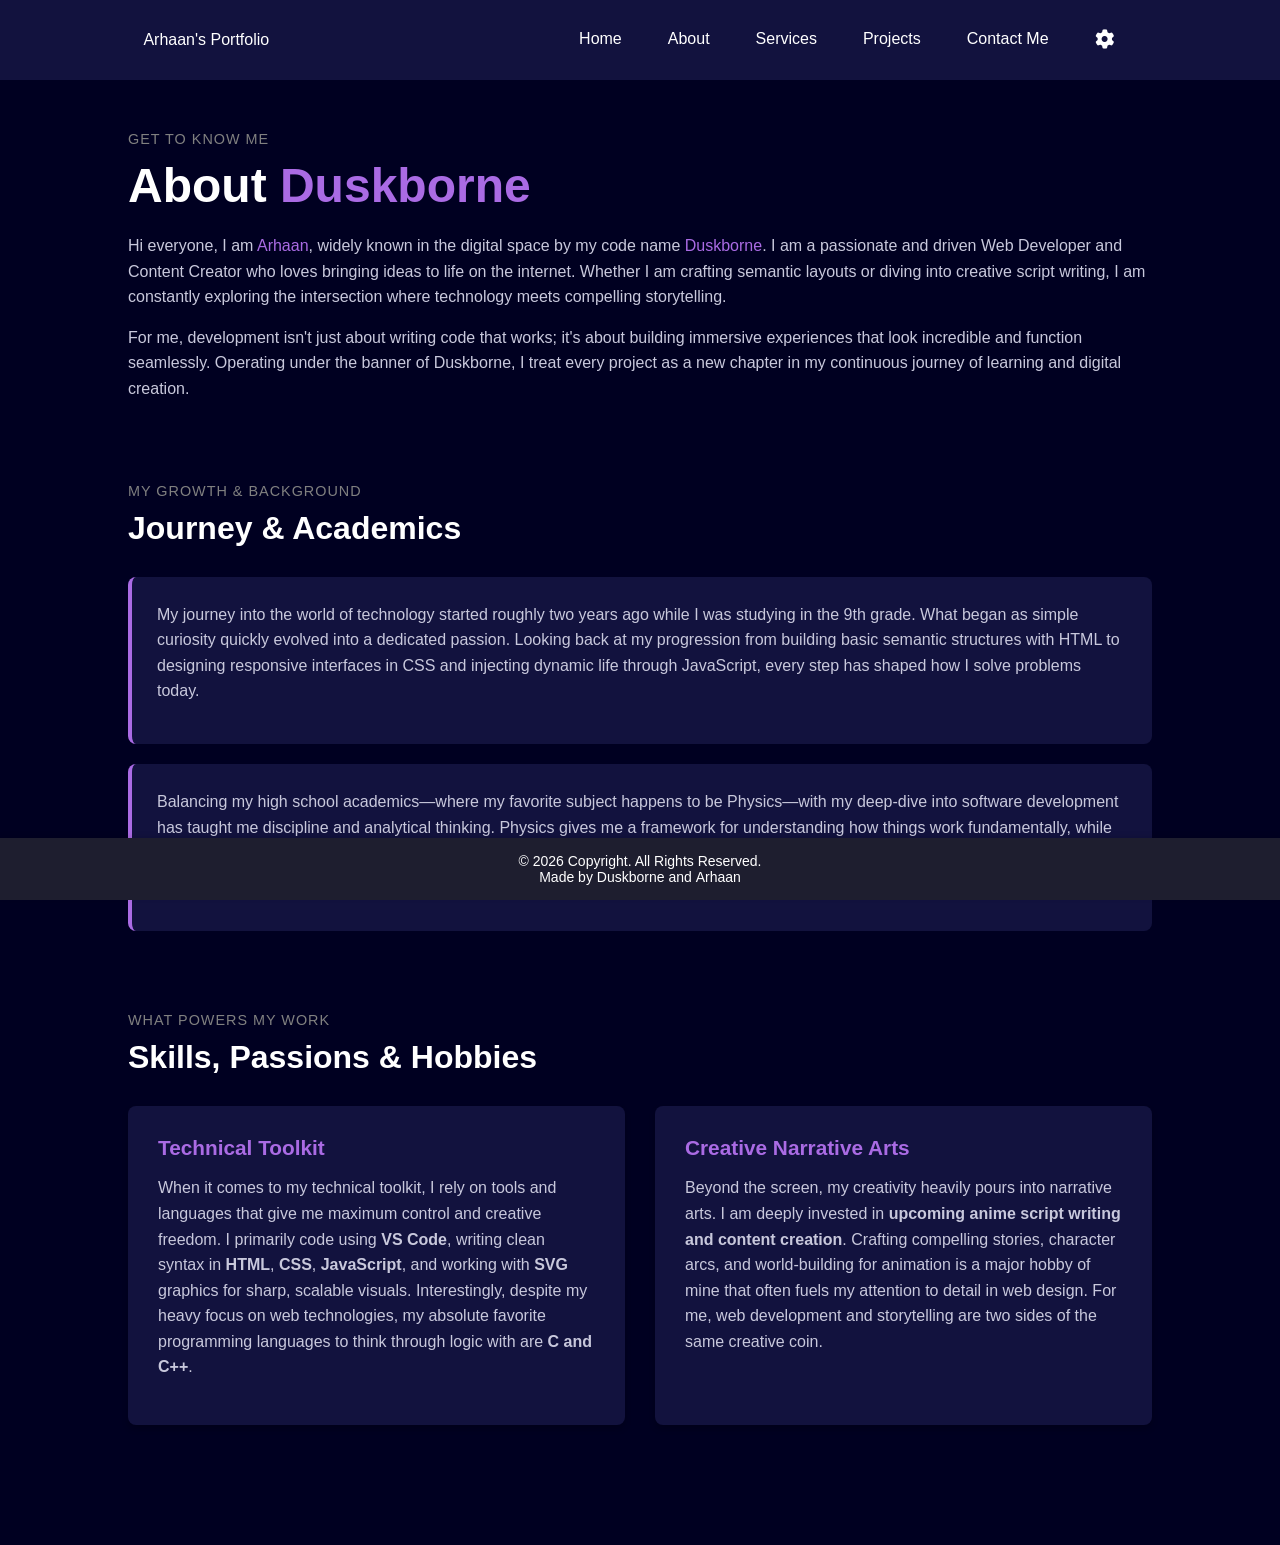
<file: about.html>
<!DOCTYPE html>
<html lang="en">
  <head>
    <meta charset="UTF-8" />
    <meta http-equiv="X-UA-Compatible" content="IE=edge" />
    <meta name="viewport" content="width=device-width, initial-scale=1.0" />

    <title>Duskborne's Portfolio - About</title>

    <link rel="stylesheet" href="./about.css" />
    <link
      rel="stylesheet"
      href="https://cdnjs.cloudflare.com/ajax/libs/font-awesome/6.4.0/css/all.min.css"
    />
  </head>
  <body>
    <header>
      <nav>
        <div class="left">Arhaan's Portfolio</div>
        <div class="right">
          <ul>
            <li><a href="./index.html">Home</a></li>
            <li><a href="./about.html">About</a></li>
            <li><a href="./services.html">Services</a></li>
            <li><a href="./projects.html">Projects</a></li>
            <li><a href="./contact.html">Contact Me</a></li>
            <li>
              <a href="./settings.html" class="settings-link" title="Settings"
                ><i class="fa-solid fa-gear settings-gear"></i
              ></a>
            </li>
          </ul>
        </div>
      </nav>
    </header>

    <main class="about-main">
      <section class="hero about-hero">
        <div class="hero-content">
          <span class="text-gray">Get to know me</span>
          <h1>About <span class="purple">Duskborne</span></h1>
          <p>
            Hi everyone, I am <span class="purple">Arhaan</span>, widely known
            in the digital space by my code name
            <span class="purple">Duskborne</span>. I am a passionate and driven
            Web Developer and Content Creator who loves bringing ideas to life
            on the internet. Whether I am crafting semantic layouts or diving
            into creative script writing, I am constantly exploring the
            intersection where technology meets compelling storytelling.
          </p>
          <p>
            For me, development isn't just about writing code that works; it's
            about building immersive experiences that look incredible and
            function seamlessly. Operating under the banner of Duskborne, I
            treat every project as a new chapter in my continuous journey of
            learning and digital creation.
          </p>
        </div>
      </section>

      <section class="journey about-journey">
        <div class="journey-container">
          <span class="text-gray">My Growth & Background</span>
          <h2>Journey & Academics</h2>
          <div class="journey-box">
            <p>
              My journey into the world of technology started roughly two years
              ago while I was studying in the 9th grade. What began as simple
              curiosity quickly evolved into a dedicated passion. Looking back
              at my progression from building basic semantic structures with
              HTML to designing responsive interfaces in CSS and injecting
              dynamic life through JavaScript, every step has shaped how I solve
              problems today.
            </p>
          </div>
          <div class="journey-box">
            <p>
              Balancing my high school academics—where my favorite subject
              happens to be Physics—with my deep-dive into software development
              has taught me discipline and analytical thinking. Physics gives me
              a framework for understanding how things work fundamentally, while
              coding gives me the canvas to build them myself. Even though my
              long-term career path is still open and flexible, my direction in
              tech and creative media is clearer than ever.
            </p>
          </div>
        </div>
      </section>

      <section class="skills about-skills">
        <span class="text-gray">What powers my work</span>
        <h2>Skills, Passions & Hobbies</h2>
        <div class="skills-grid">
          <div class="skill-card">
            <h3>Technical Toolkit</h3>
            <p>
              When it comes to my technical toolkit, I rely on tools and
              languages that give me maximum control and creative freedom. I
              primarily code using <strong>VS Code</strong>, writing clean
              syntax in <strong>HTML</strong>, <strong>CSS</strong>,
              <strong>JavaScript</strong>, and working with
              <strong>SVG</strong> graphics for sharp, scalable visuals.
              Interestingly, despite my heavy focus on web technologies, my
              absolute favorite programming languages to think through logic
              with are <strong>C and C++</strong>.
            </p>
          </div>
          <div class="hobby-card">
            <h3>Creative Narrative Arts</h3>
            <p>
              Beyond the screen, my creativity heavily pours into narrative
              arts. I am deeply invested in
              <strong>upcoming anime script writing and content creation</strong
              >. Crafting compelling stories, character arcs, and world-building
              for animation is a major hobby of mine that often fuels my
              attention to detail in web design. For me, web development and
              storytelling are two sides of the same creative coin.
            </p>
          </div>
        </div>
      </section>
    </main>

    <footer>
      <div class="footer">
        &copy; 2026 Copyright. All Rights Reserved. <br />
        Made by <span>Duskborne</span> and <span>Arhaan</span>
      </div>
    </footer>
  </body>
</html>
</file>
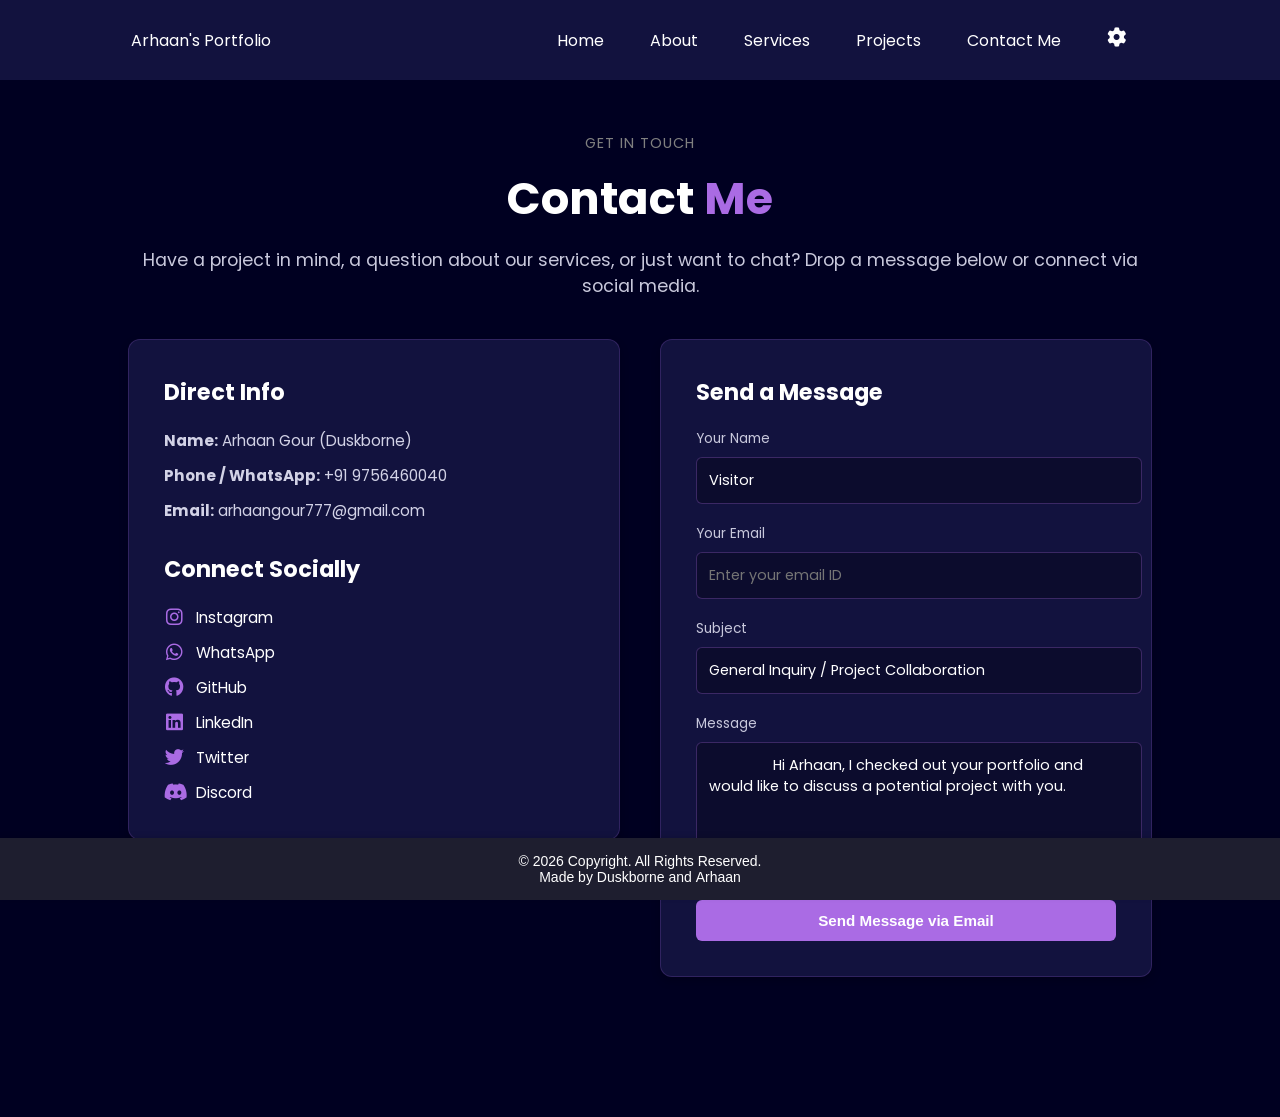
<file: contact.html>
<!DOCTYPE html>
<html lang="en">
  <head>
    <meta charset="UTF-8" />
    <meta http-equiv="X-UA-Compatible" content="IE=edge" />
    <meta name="viewport" content="width=device-width, initial-scale=1.0" />

    <title>Duskborne's Portfolio - Contact Me</title>

    <link rel="stylesheet" href="./contact.css" />
    <link
      rel="stylesheet"
      href="https://cdnjs.cloudflare.com/ajax/libs/font-awesome/6.4.0/css/all.min.css"
    />
  </head>
  <body>
    <header>
      <nav>
        <div class="left">Arhaan's Portfolio</div>
        <div class="right">
          <ul>
            <li><a href="./index.html">Home</a></li>
            <li><a href="./about.html">About</a></li>
            <li><a href="./services.html">Services</a></li>
            <li><a href="./projects.html">Projects</a></li>
            <li><a href="./contact.html">Contact Me</a></li>
            <li>
              <a href="./settings.html" class="settings-link" title="Settings"
                ><i class="fa-solid fa-gear settings-gear"></i
              ></a>
            </li>
          </ul>
        </div>
      </nav>
    </header>

    <main class="contact-main">
      <section class="contact-hero">
        <span class="text-gray">Get In Touch</span>
        <h1>Contact <span class="purple">Me</span></h1>
        <p>
          Have a project in mind, a question about our services, or just want to
          chat? Drop a message below or connect via social media.
        </p>
      </section>

      <div class="contact-container">
        <div class="contact-info">
          <h3>Direct Info</h3>
          <p><strong>Name:</strong> Arhaan Gour (Duskborne)</p>
          <p><strong>Phone / WhatsApp:</strong> +91 9756460040</p>
          <p><strong>Email:</strong> arhaangour777@gmail.com</p>

          <h3 class="social-heading">Connect Socially</h3>
          <div class="social-links-list">
            <a
              href="https://instagram.com/choudhary_arhaan_gour"
              target="_blank"
              ><i class="fa-brands fa-instagram"></i> Instagram</a
            >
            <a href="https://wa.me/919756460040" target="_blank"
              ><i class="fa-brands fa-whatsapp"></i> WhatsApp</a
            >
            <a href="https://github.com/duskborne-01" target="_blank"
              ><i class="fa-brands fa-github"></i> GitHub</a
            >
            <a href="#" target="_blank"
              ><i class="fa-brands fa-linkedin"></i> LinkedIn</a
            >
            <a href="#" target="_blank"
              ><i class="fa-brands fa-twitter"></i> Twitter</a
            >
            <a href="#" target="_blank"
              ><i class="fa-brands fa-discord"></i> Discord</a
            >
          </div>
        </div>

        <div class="contact-form-box">
          <h3>Send a Message</h3>
          <form id="contactForm">
            <div class="form-group">
              <label for="senderName">Your Name</label>
              <input type="text" id="senderName" value="Visitor" required />
            </div>
            <div class="form-group">
              <label for="senderEmail">Your Email</label>
              <input
                type="email"
                id="senderEmail"
                placeholder="Enter your email ID"
                required
              />
            </div>
            <div class="form-group">
              <label for="msgSubject">Subject</label>
              <input
                type="text"
                id="msgSubject"
                value="General Inquiry / Project Collaboration"
                required
              />
            </div>
            <div class="form-group">
              <label for="msgBody">Message</label>
              <textarea id="msgBody" rows="5" required>
                Hi Arhaan, I checked out your portfolio and would like to discuss a potential project with you.</textarea
              >
            </div>
            <button type="submit" class="submit-btn">
              Send Message via Email
            </button>
          </form>
        </div>
      </div>
    </main>

    <footer>
      <div class="footer">
        &copy; 2026 Copyright. All Rights Reserved. <br />
        Made by <span>Duskborne</span> and <span>Arhaan</span>
      </div>
    </footer>

    <script src="./contact.js"></script>
  </body>
</html>
</file>
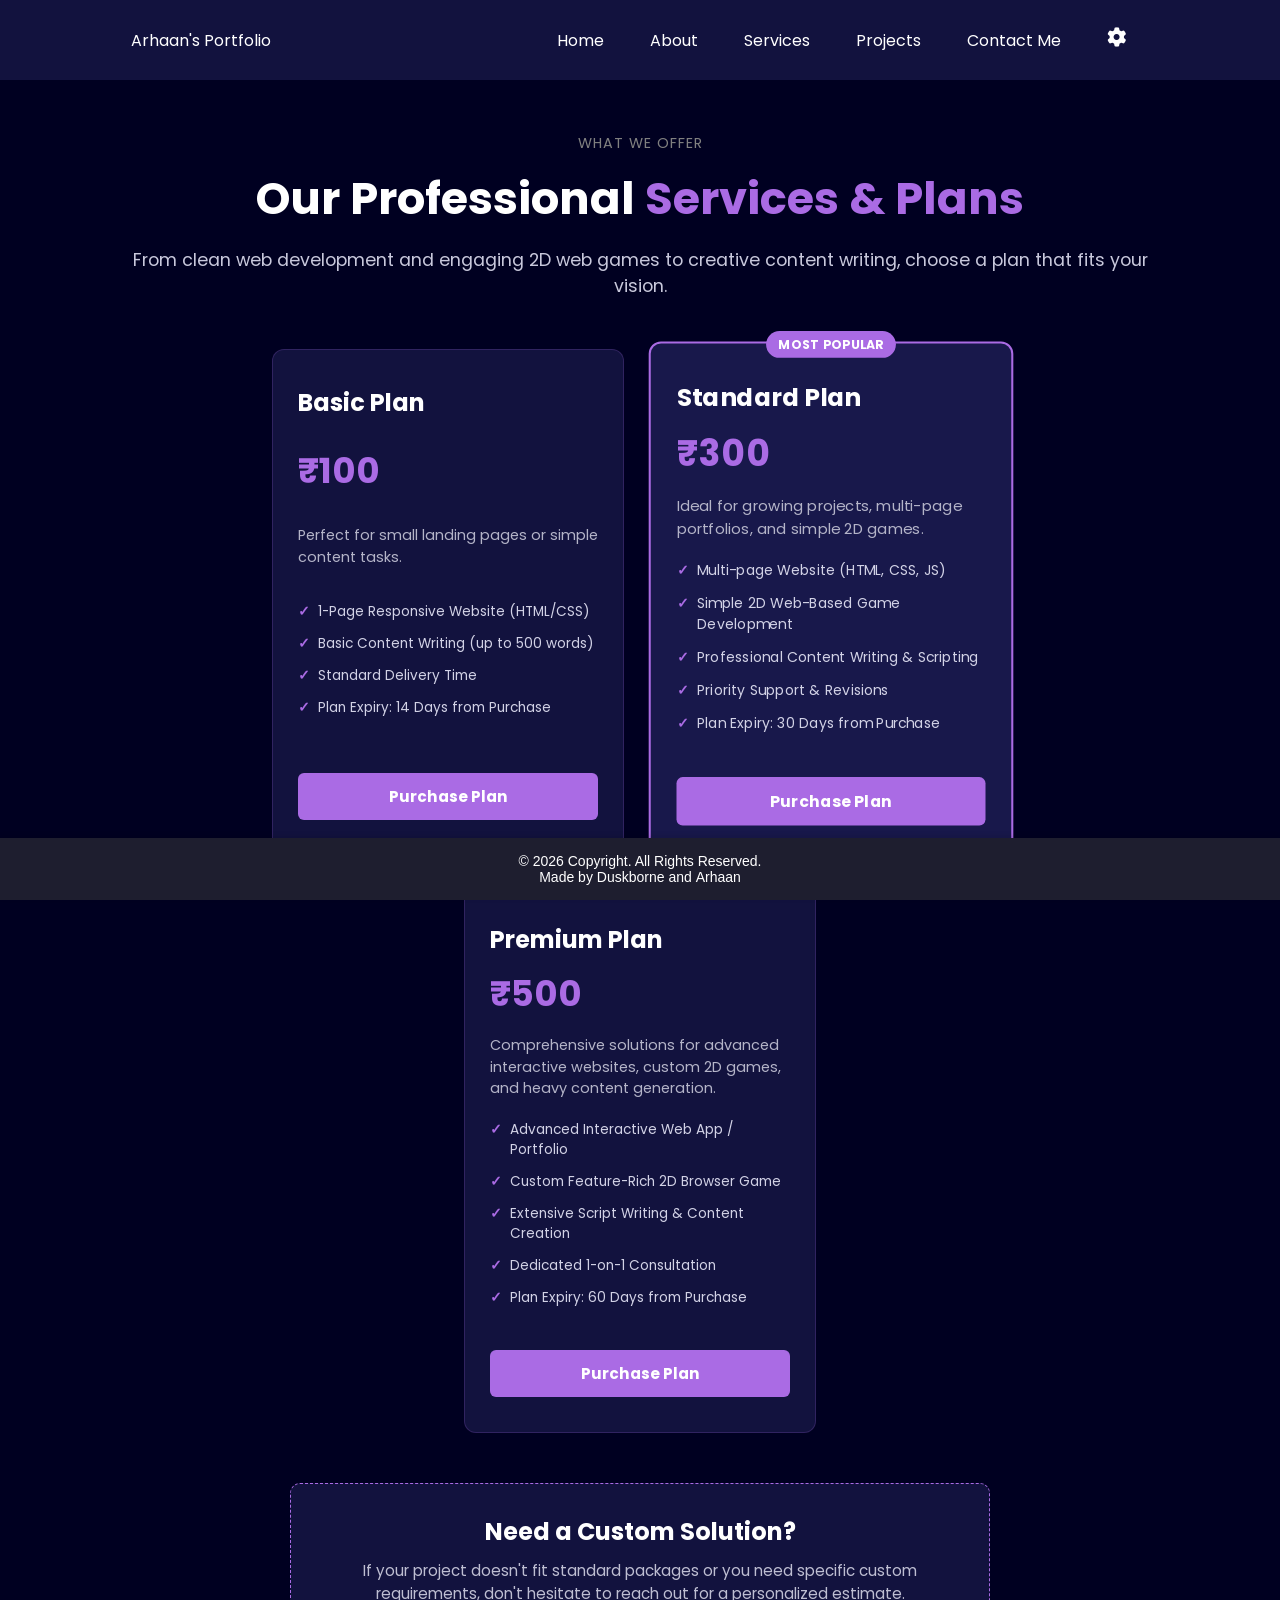
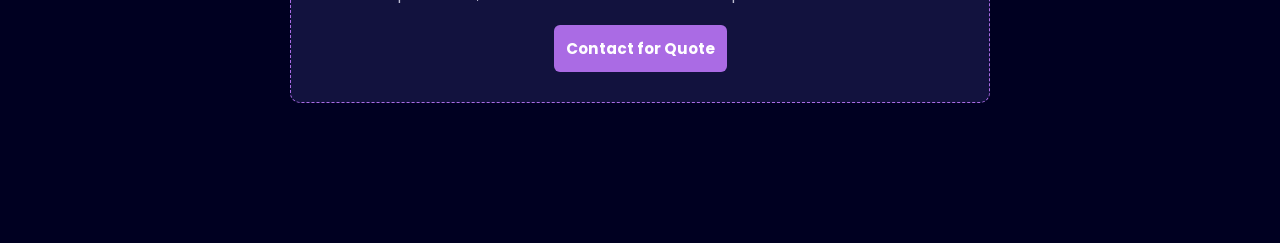
<file: services.html>
<!DOCTYPE html>
<html lang="en">
  <head>
    <meta charset="UTF-8" />
    <meta http-equiv="X-UA-Compatible" content="IE=edge" />
    <meta name="viewport" content="width=device-width, initial-scale=1.0" />

    <title>Duskborne's Portfolio - Services</title>

    <link rel="stylesheet" href="../css/services.css" />
    <link
      rel="stylesheet"
      href="https://cdnjs.cloudflare.com/ajax/libs/font-awesome/6.4.0/css/all.min.css"
    />
  </head>
  <body>
    <header>
      <nav>
        <div class="left">Arhaan's Portfolio</div>
        <div class="right">
          <ul>
            <li><a href="./index.html">Home</a></li>
            <li><a href="./about.html">About</a></li>
            <li><a href="./services.html">Services</a></li>
            <li><a href="./projects.html">Projects</a></li>
            <li><a href="./contact.html">Contact Me</a></li>
            <li>
              <a href="./settings.html" class="settings-link" title="Settings"
                ><i class="fa-solid fa-gear settings-gear"></i
              ></a>
            </li>
          </ul>
        </div>
      </nav>
    </header>

    <main class="services-main">
      <section class="services-hero">
        <span class="text-gray">What We Offer</span>
        <h1>Our Professional <span class="purple">Services & Plans</span></h1>
        <p>
          From clean web development and engaging 2D web games to creative
          content writing, choose a plan that fits your vision.
        </p>
      </section>

      <section class="pricing-section">
        <div class="pricing-grid">
          <div class="price-card">
            <h3>Basic Plan</h3>
            <div class="price">₹100</div>
            <p class="plan-desc">
              Perfect for small landing pages or simple content tasks.
            </p>
            <ul class="features-list">
              <li>1-Page Responsive Website (HTML/CSS)</li>
              <li>Basic Content Writing (up to 500 words)</li>
              <li>Standard Delivery Time</li>
              <li>Plan Expiry: 14 Days from Purchase</li>
            </ul>
            <a
              href="mailto:arhaangour777@gmail.com?subject=Inquiry%20to%20Buy%20Basic%20Plan%20(₹100)&body=Hi%20Arhaan,%0D%0A%0D%0AI%20want%20to%20purchase%20the%20Basic%20Plan%20(₹100).%0D%0AMy%20Email%20ID%20is:%20[Enter%20your%20email%20here]%0D%0A%0D%0APlease%20confirm%20my%20order!"
              class="purchase-btn"
              >Purchase Plan</a
            >
          </div>

          <div class="price-card popular">
            <span class="popular-badge">Most Popular</span>
            <h3>Standard Plan</h3>
            <div class="price">₹300</div>
            <p class="plan-desc">
              Ideal for growing projects, multi-page portfolios, and simple 2D
              games.
            </p>
            <ul class="features-list">
              <li>Multi-page Website (HTML, CSS, JS)</li>
              <li>Simple 2D Web-Based Game Development</li>
              <li>Professional Content Writing & Scripting</li>
              <li>Priority Support & Revisions</li>
              <li>Plan Expiry: 30 Days from Purchase</li>
            </ul>
            <a
              href="mailto:arhaangour777@gmail.com?subject=Inquiry%20to%20Buy%20Standard%20Plan%20(₹300)&body=Hi%20Arhaan,%0D%0A%0D%0AI%20want%20to%20purchase%20the%20Standard%20Plan%20(₹300).%0D%0AMy%20Email%20ID%20is:%20[Enter%20your%20email%20here]%0D%0A%0D%0APlease%20confirm%20my%20order!"
              class="purchase-btn"
              >Purchase Plan</a
            >
          </div>

          <div class="price-card">
            <h3>Premium Plan</h3>
            <div class="price">₹500</div>
            <p class="plan-desc">
              Comprehensive solutions for advanced interactive websites, custom
              2D games, and heavy content generation.
            </p>
            <ul class="features-list">
              <li>Advanced Interactive Web App / Portfolio</li>
              <li>Custom Feature-Rich 2D Browser Game</li>
              <li>Extensive Script Writing & Content Creation</li>
              <li>Dedicated 1-on-1 Consultation</li>
              <li>Plan Expiry: 60 Days from Purchase</li>
            </ul>
            <a
              href="mailto:arhaangour777@gmail.com?subject=Inquiry%20to%20Buy%20Premium%20Plan%20(₹500)&body=Hi%20Arhaan,%0D%0A%0D%0AI%20want%20to%20purchase%20the%20Premium%20Plan%20(₹500).%0D%0AMy%20Email%20ID%20is:%20[Enter%20your%20email%20here]%0D%0A%0D%0APlease%20confirm%20my%20order!"
              class="purchase-btn"
              >Purchase Plan</a
            >
          </div>
        </div>
      </section>

      <section class="custom-quote-section">
        <div class="quote-box">
          <h3>Need a Custom Solution?</h3>
          <p>
            If your project doesn't fit standard packages or you need specific
            custom requirements, don't hesitate to reach out for a personalized
            estimate.
          </p>
          <a
            href="mailto:arhaangour777@gmail.com?subject=Custom%20Project%20Quote%20Inquiry&body=Hi%20Arhaan,%0D%0A%0D%0AI%20would%20like%20a%20custom%20quote%20for%20my%20project.%0D%0AMy%20Email%20ID%20is:%20[Enter%20your%20email%20here]%0D%0A%0D%0ADetails:%20[Describe%20your%20requirements%20here]"
            class="quote-btn"
            >Contact for Quote</a
          >
        </div>
      </section>
    </main>

    <footer>
      <div class="footer">
        &copy; 2026 Copyright. All Rights Reserved. <br />
        Made by <span>Duskborne</span> and <span>Arhaan</span>
      </div>
    </footer>

    <script src="../js/services.js"></script>
  </body>
</html>
</file>
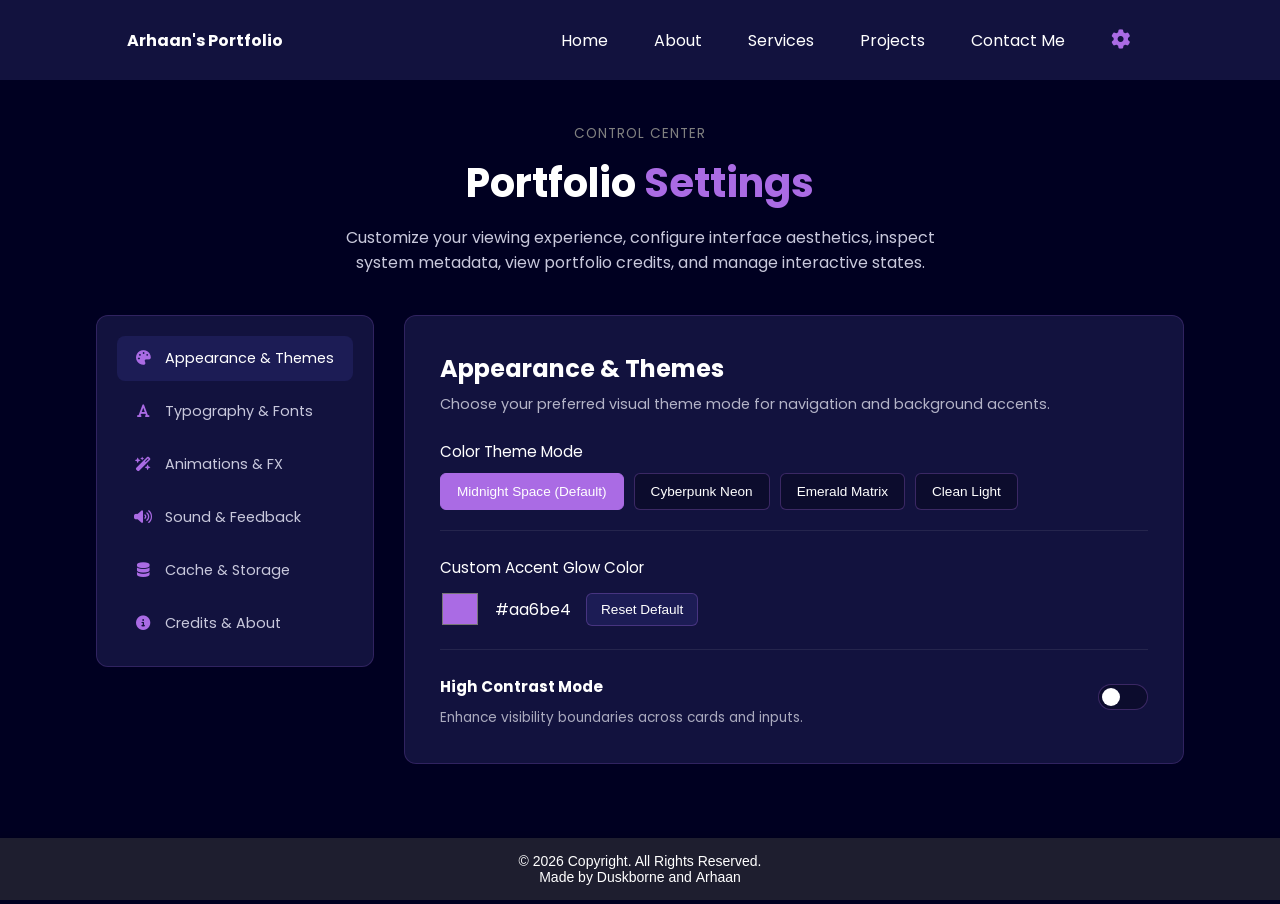
<file: settings.html>
<!DOCTYPE html>
<html lang="en">
  <head>
    <meta charset="UTF-8" />
    <meta http-equiv="X-UA-Compatible" content="IE=edge" />
    <meta name="viewport" content="width=device-width, initial-scale=1.0" />
    <title>Duskborne's Portfolio - Settings</title>

    <link
      rel="stylesheet"
      href="https://cdnjs.cloudflare.com/ajax/libs/font-awesome/6.4.0/css/all.min.css"
    />
    <link rel="stylesheet" href="./settings.css" />
  </head>
  <body>
    <header>
      <nav>
        <div class="left">
          <a href="./index.html" class="brand-link">Arhaan's Portfolio</a>
        </div>
        <div class="right">
          <ul>
            <li><a href="./index.html">Home</a></li>
            <li><a href="./about.html">About</a></li>
            <li><a href="./services.html">Services</a></li>
            <li><a href="./projects.html">Projects</a></li>
            <li><a href="./contact.html">Contact Me</a></li>
            <li>
              <a
                href="./settings.html"
                class="settings-link active-settings"
                title="Settings"
                ><i class="fa-solid fa-gear settings-gear"></i
              ></a>
            </li>
          </ul>
        </div>
      </nav>
    </header>

    <main class="settings-main">
      <section class="settings-hero">
        <span class="text-gray">Control Center</span>
        <h1>Portfolio <span class="purple">Settings</span></h1>
        <p>
          Customize your viewing experience, configure interface aesthetics,
          inspect system metadata, view portfolio credits, and manage
          interactive states.
        </p>
      </section>

      <div class="settings-container">
        <aside class="settings-sidebar">
          <ul>
            <li>
              <a
                href="#appearance"
                class="tab-link active"
                data-tab="appearance"
                ><i class="fa-solid fa-palette"></i> Appearance & Themes</a
              >
            </li>
            <li>
              <a href="#typography" class="tab-link" data-tab="typography"
                ><i class="fa-solid fa-font"></i> Typography & Fonts</a
              >
            </li>
            <li>
              <a href="#animations" class="tab-link" data-tab="animations"
                ><i class="fa-solid fa-wand-magic-sparkles"></i> Animations &
                FX</a
              >
            </li>
            <li>
              <a href="#sound" class="tab-link" data-tab="sound"
                ><i class="fa-solid fa-volume-high"></i> Sound & Feedback</a
              >
            </li>
            <li>
              <a href="#storage" class="tab-link" data-tab="storage"
                ><i class="fa-solid fa-database"></i> Cache & Storage</a
              >
            </li>
            <li>
              <a href="#credits" class="tab-link" data-tab="credits"
                ><i class="fa-solid fa-circle-info"></i> Credits & About</a
              >
            </li>
          </ul>
        </aside>

        <div class="settings-content">
          <div id="appearance" class="settings-panel active-panel">
            <h2>Appearance & Themes</h2>
            <p class="panel-desc">
              Choose your preferred visual theme mode for navigation and
              background accents.
            </p>

            <div class="option-group">
              <label>Color Theme Mode</label>
              <div class="theme-buttons">
                <button class="theme-btn active-theme" data-theme="midnight">
                  Midnight Space (Default)
                </button>
                <button class="theme-btn" data-theme="cyberpunk">
                  Cyberpunk Neon
                </button>
                <button class="theme-btn" data-theme="emerald">
                  Emerald Matrix
                </button>
                <button class="theme-btn" data-theme="light">
                  Clean Light
                </button>
              </div>
            </div>

            <div class="option-group">
              <label for="accentColorPicker">Custom Accent Glow Color</label>
              <div class="color-picker-wrapper">
                <input type="color" id="accentColorPicker" value="#aa6be4" />
                <span id="colorHexCode">#aa6be4</span>
                <button id="resetColorBtn" class="sub-btn">
                  Reset Default
                </button>
              </div>
            </div>

            <div class="option-group toggle-row">
              <div>
                <strong>High Contrast Mode</strong>
                <p>Enhance visibility boundaries across cards and inputs.</p>
              </div>
              <label class="switch">
                <input type="checkbox" id="highContrastToggle" />
                <span class="slider round"></span>
              </label>
            </div>
          </div>

          <div id="typography" class="settings-panel">
            <h2>Typography Settings</h2>
            <p class="panel-desc">
              Modify font families and scaling factors for all documents across
              the platform.
            </p>

            <div class="option-group">
              <label for="fontFamilySelect">Primary Interface Font</label>
              <select id="fontFamilySelect">
                <option value="'Poppins', sans-serif">Poppins (Default)</option>
                <option value="'Segoe UI', Tahoma, Geneva, Verdana, sans-serif">
                  Segoe UI
                </option>
                <option value="'Courier New', Courier, monospace">
                  Monospace Code
                </option>
                <option value="'Georgia', serif">Georgia Serif</option>
              </select>
            </div>

            <div class="option-group">
              <label for="fontSizeRange">Global Font Scale Modifier</label>
              <div class="range-wrapper">
                <input
                  type="range"
                  id="fontSizeRange"
                  min="85"
                  max="115"
                  value="100"
                />
                <span id="fontSizeVal">100%</span>
              </div>
            </div>
          </div>

          <div id="animations" class="settings-panel">
            <h2>Animations & Visual FX</h2>
            <p class="panel-desc">
              Manage interactive transition speeds, cursor effects, and layout
              motions.
            </p>

            <div class="option-group toggle-row">
              <div>
                <strong>Enable Card Hover Transitions</strong>
                <p>
                  Smooth vertical floating elevations when hovering project or
                  service cards.
                </p>
              </div>
              <label class="switch">
                <input type="checkbox" id="cardMotionToggle" checked />
                <span class="slider round"></span>
              </label>
            </div>

            <div class="option-group toggle-row">
              <div>
                <strong>Gear Spin Physics</strong>
                <p>
                  Maintain the 360-degree rotation transition on nav settings
                  icons.
                </p>
              </div>
              <label class="switch">
                <input type="checkbox" id="gearSpinToggle" checked />
                <span class="slider round"></span>
              </label>
            </div>
          </div>

          <div id="sound" class="settings-panel">
            <h2>Sound & Audio Feedback</h2>
            <p class="panel-desc">
              Configure auditory responses when clicking buttons or submitting
              forms.
            </p>

            <div class="option-group toggle-row">
              <div>
                <strong>UI Click Audio Effects</strong>
                <p>
                  Play synthetic sound clicks when triggering interactive
                  buttons.
                </p>
              </div>
              <label class="switch">
                <input type="checkbox" id="soundToggle" />
                <span class="slider round"></span>
              </label>
            </div>
          </div>

          <div id="storage" class="settings-panel">
            <h2>Cache & Local Storage</h2>
            <p class="panel-desc">
              Manage user session settings and local state persistence.
            </p>

            <div class="option-group storage-actions">
              <div>
                <strong>Clear Saved Preferences</strong>
                <p>
                  Wipe all custom stored theme settings and return to factory
                  defaults.
                </p>
              </div>
              <button id="clearStorageBtn" class="danger-btn">
                Clear Storage
              </button>
            </div>
          </div>

          <div id="credits" class="settings-panel">
            <h2>Portfolio Credits & Metadata</h2>
            <p class="panel-desc">
              System specification details and development authorship logs.
            </p>

            <div class="credits-box">
              <p>
                <strong>Primary Developer & Author:</strong> Arhaan Gour
                (Duskborne)
              </p>
              <p><strong>GitHub Repository:</strong> duskborne-01</p>
              <p>
                <strong>Framework Build:</strong> Vanilla HTML5, CSS3, & Modern
                ES6+ JavaScript
              </p>
              <p>
                <strong>Design Architecture:</strong> Modular Responsive Grid
                Layouts with Dynamic DOM Injection
              </p>
              <p>
                <strong>Copyright Notice:</strong> &copy; 2026 All Rights
                Reserved.
              </p>
            </div>
          </div>
        </div>
      </div>
    </main>

    <footer>
      <div class="footer">
        &copy; 2026 Copyright. All Rights Reserved. <br />
        Made by <span>Duskborne</span> and <span>Arhaan</span>
      </div>
    </footer>

    <script src="./settings.js"></script>
  </body>
</html>
</file>
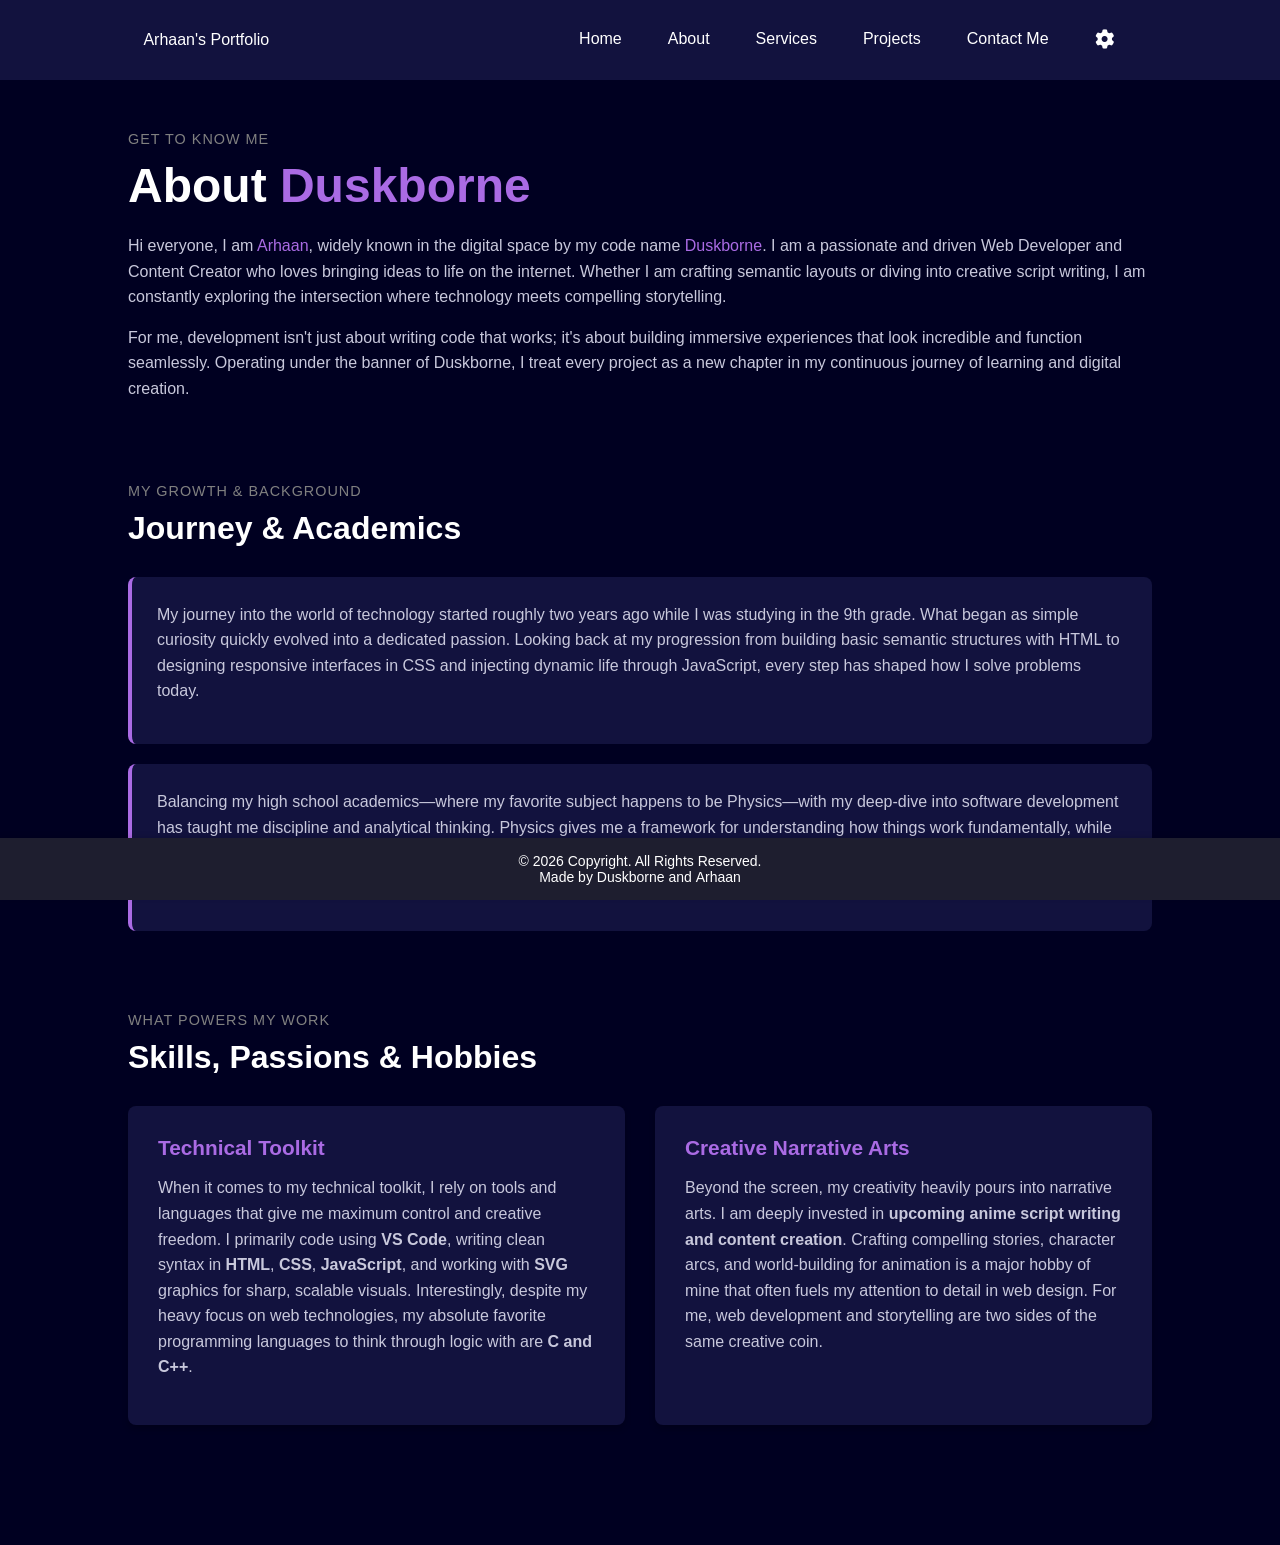
<file: html/about.html>
<!DOCTYPE html>
<html lang="en">
  <head>
    <meta charset="UTF-8" />
    <meta http-equiv="X-UA-Compatible" content="IE=edge" />
    <meta name="viewport" content="width=device-width, initial-scale=1.0" />

    <title>Duskborne's Portfolio - About</title>

    <link rel="stylesheet" href="../css/about.css" />
    <link
      rel="stylesheet"
      href="https://cdnjs.cloudflare.com/ajax/libs/font-awesome/6.4.0/css/all.min.css"
    />
  </head>
  <body>
    <header>
      <nav>
        <div class="left">Arhaan's Portfolio</div>
        <div class="right">
          <ul>
            <li><a href="./index.html">Home</a></li>
            <li><a href="./about.html">About</a></li>
            <li><a href="./services.html">Services</a></li>
            <li><a href="./projects.html">Projects</a></li>
            <li><a href="./contact.html">Contact Me</a></li>
            <li>
              <a href="./settings.html" class="settings-link" title="Settings"
                ><i class="fa-solid fa-gear settings-gear"></i
              ></a>
            </li>
          </ul>
        </div>
      </nav>
    </header>

    <main class="about-main">
      <section class="hero about-hero">
        <div class="hero-content">
          <span class="text-gray">Get to know me</span>
          <h1>About <span class="purple">Duskborne</span></h1>
          <p>
            Hi everyone, I am <span class="purple">Arhaan</span>, widely known
            in the digital space by my code name
            <span class="purple">Duskborne</span>. I am a passionate and driven
            Web Developer and Content Creator who loves bringing ideas to life
            on the internet. Whether I am crafting semantic layouts or diving
            into creative script writing, I am constantly exploring the
            intersection where technology meets compelling storytelling.
          </p>
          <p>
            For me, development isn't just about writing code that works; it's
            about building immersive experiences that look incredible and
            function seamlessly. Operating under the banner of Duskborne, I
            treat every project as a new chapter in my continuous journey of
            learning and digital creation.
          </p>
        </div>
      </section>

      <section class="journey about-journey">
        <div class="journey-container">
          <span class="text-gray">My Growth & Background</span>
          <h2>Journey & Academics</h2>
          <div class="journey-box">
            <p>
              My journey into the world of technology started roughly two years
              ago while I was studying in the 9th grade. What began as simple
              curiosity quickly evolved into a dedicated passion. Looking back
              at my progression from building basic semantic structures with
              HTML to designing responsive interfaces in CSS and injecting
              dynamic life through JavaScript, every step has shaped how I solve
              problems today.
            </p>
          </div>
          <div class="journey-box">
            <p>
              Balancing my high school academics—where my favorite subject
              happens to be Physics—with my deep-dive into software development
              has taught me discipline and analytical thinking. Physics gives me
              a framework for understanding how things work fundamentally, while
              coding gives me the canvas to build them myself. Even though my
              long-term career path is still open and flexible, my direction in
              tech and creative media is clearer than ever.
            </p>
          </div>
        </div>
      </section>

      <section class="skills about-skills">
        <span class="text-gray">What powers my work</span>
        <h2>Skills, Passions & Hobbies</h2>
        <div class="skills-grid">
          <div class="skill-card">
            <h3>Technical Toolkit</h3>
            <p>
              When it comes to my technical toolkit, I rely on tools and
              languages that give me maximum control and creative freedom. I
              primarily code using <strong>VS Code</strong>, writing clean
              syntax in <strong>HTML</strong>, <strong>CSS</strong>,
              <strong>JavaScript</strong>, and working with
              <strong>SVG</strong> graphics for sharp, scalable visuals.
              Interestingly, despite my heavy focus on web technologies, my
              absolute favorite programming languages to think through logic
              with are <strong>C and C++</strong>.
            </p>
          </div>
          <div class="hobby-card">
            <h3>Creative Narrative Arts</h3>
            <p>
              Beyond the screen, my creativity heavily pours into narrative
              arts. I am deeply invested in
              <strong>upcoming anime script writing and content creation</strong
              >. Crafting compelling stories, character arcs, and world-building
              for animation is a major hobby of mine that often fuels my
              attention to detail in web design. For me, web development and
              storytelling are two sides of the same creative coin.
            </p>
          </div>
        </div>
      </section>
    </main>

    <footer>
      <div class="footer">
        &copy; 2026 Copyright. All Rights Reserved. <br />
        Made by <span>Duskborne</span> and <span>Arhaan</span>
      </div>
    </footer>
  </body>
</html>
</file>
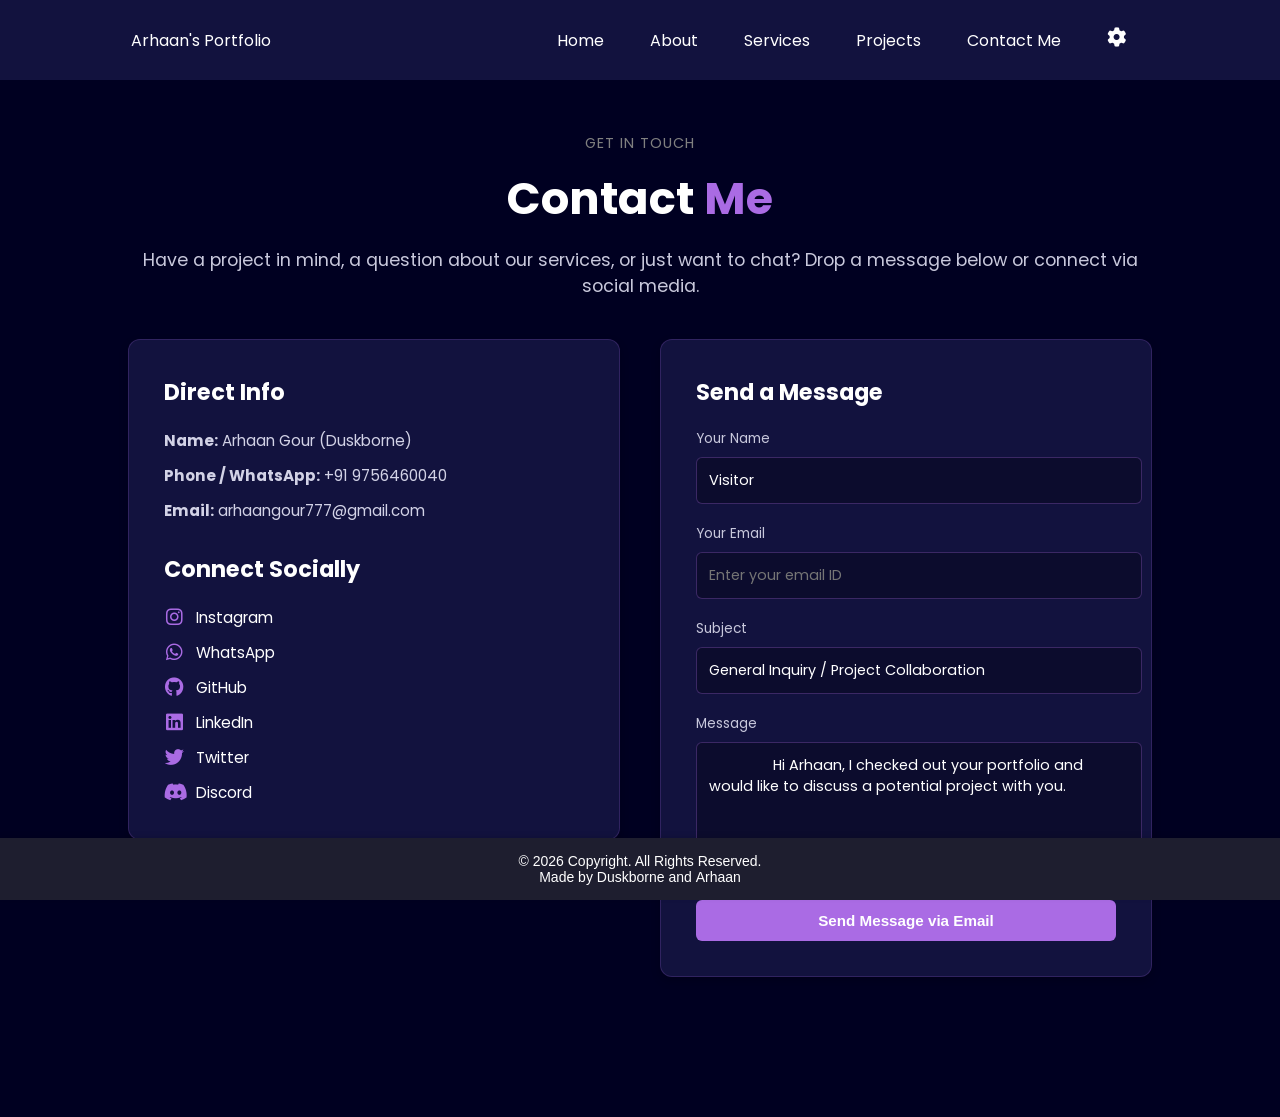
<file: html/contact.html>
<!DOCTYPE html>
<html lang="en">
  <head>
    <meta charset="UTF-8" />
    <meta http-equiv="X-UA-Compatible" content="IE=edge" />
    <meta name="viewport" content="width=device-width, initial-scale=1.0" />

    <title>Duskborne's Portfolio - Contact Me</title>

    <link rel="stylesheet" href="../css/contact.css" />
    <link
      rel="stylesheet"
      href="https://cdnjs.cloudflare.com/ajax/libs/font-awesome/6.4.0/css/all.min.css"
    />
  </head>
  <body>
    <header>
      <nav>
        <div class="left">Arhaan's Portfolio</div>
        <div class="right">
          <ul>
            <li><a href="./index.html">Home</a></li>
            <li><a href="./about.html">About</a></li>
            <li><a href="./services.html">Services</a></li>
            <li><a href="./projects.html">Projects</a></li>
            <li><a href="./contact.html">Contact Me</a></li>
            <li>
              <a href="./settings.html" class="settings-link" title="Settings"
                ><i class="fa-solid fa-gear settings-gear"></i
              ></a>
            </li>
          </ul>
        </div>
      </nav>
    </header>

    <main class="contact-main">
      <section class="contact-hero">
        <span class="text-gray">Get In Touch</span>
        <h1>Contact <span class="purple">Me</span></h1>
        <p>
          Have a project in mind, a question about our services, or just want to
          chat? Drop a message below or connect via social media.
        </p>
      </section>

      <div class="contact-container">
        <div class="contact-info">
          <h3>Direct Info</h3>
          <p><strong>Name:</strong> Arhaan Gour (Duskborne)</p>
          <p><strong>Phone / WhatsApp:</strong> +91 9756460040</p>
          <p><strong>Email:</strong> arhaangour777@gmail.com</p>

          <h3 class="social-heading">Connect Socially</h3>
          <div class="social-links-list">
            <a
              href="https://instagram.com/choudhary_arhaan_gour"
              target="_blank"
              ><i class="fa-brands fa-instagram"></i> Instagram</a
            >
            <a href="https://wa.me/919756460040" target="_blank"
              ><i class="fa-brands fa-whatsapp"></i> WhatsApp</a
            >
            <a href="https://github.com/duskborne-01" target="_blank"
              ><i class="fa-brands fa-github"></i> GitHub</a
            >
            <a href="#" target="_blank"
              ><i class="fa-brands fa-linkedin"></i> LinkedIn</a
            >
            <a href="#" target="_blank"
              ><i class="fa-brands fa-twitter"></i> Twitter</a
            >
            <a href="#" target="_blank"
              ><i class="fa-brands fa-discord"></i> Discord</a
            >
          </div>
        </div>

        <div class="contact-form-box">
          <h3>Send a Message</h3>
          <form id="contactForm">
            <div class="form-group">
              <label for="senderName">Your Name</label>
              <input type="text" id="senderName" value="Visitor" required />
            </div>
            <div class="form-group">
              <label for="senderEmail">Your Email</label>
              <input
                type="email"
                id="senderEmail"
                placeholder="Enter your email ID"
                required
              />
            </div>
            <div class="form-group">
              <label for="msgSubject">Subject</label>
              <input
                type="text"
                id="msgSubject"
                value="General Inquiry / Project Collaboration"
                required
              />
            </div>
            <div class="form-group">
              <label for="msgBody">Message</label>
              <textarea id="msgBody" rows="5" required>
                Hi Arhaan, I checked out your portfolio and would like to discuss a potential project with you.</textarea
              >
            </div>
            <button type="submit" class="submit-btn">
              Send Message via Email
            </button>
          </form>
        </div>
      </div>
    </main>

    <footer>
      <div class="footer">
        &copy; 2026 Copyright. All Rights Reserved. <br />
        Made by <span>Duskborne</span> and <span>Arhaan</span>
      </div>
    </footer>

    <script src="../js/contact.js"></script>
  </body>
</html>
</file>
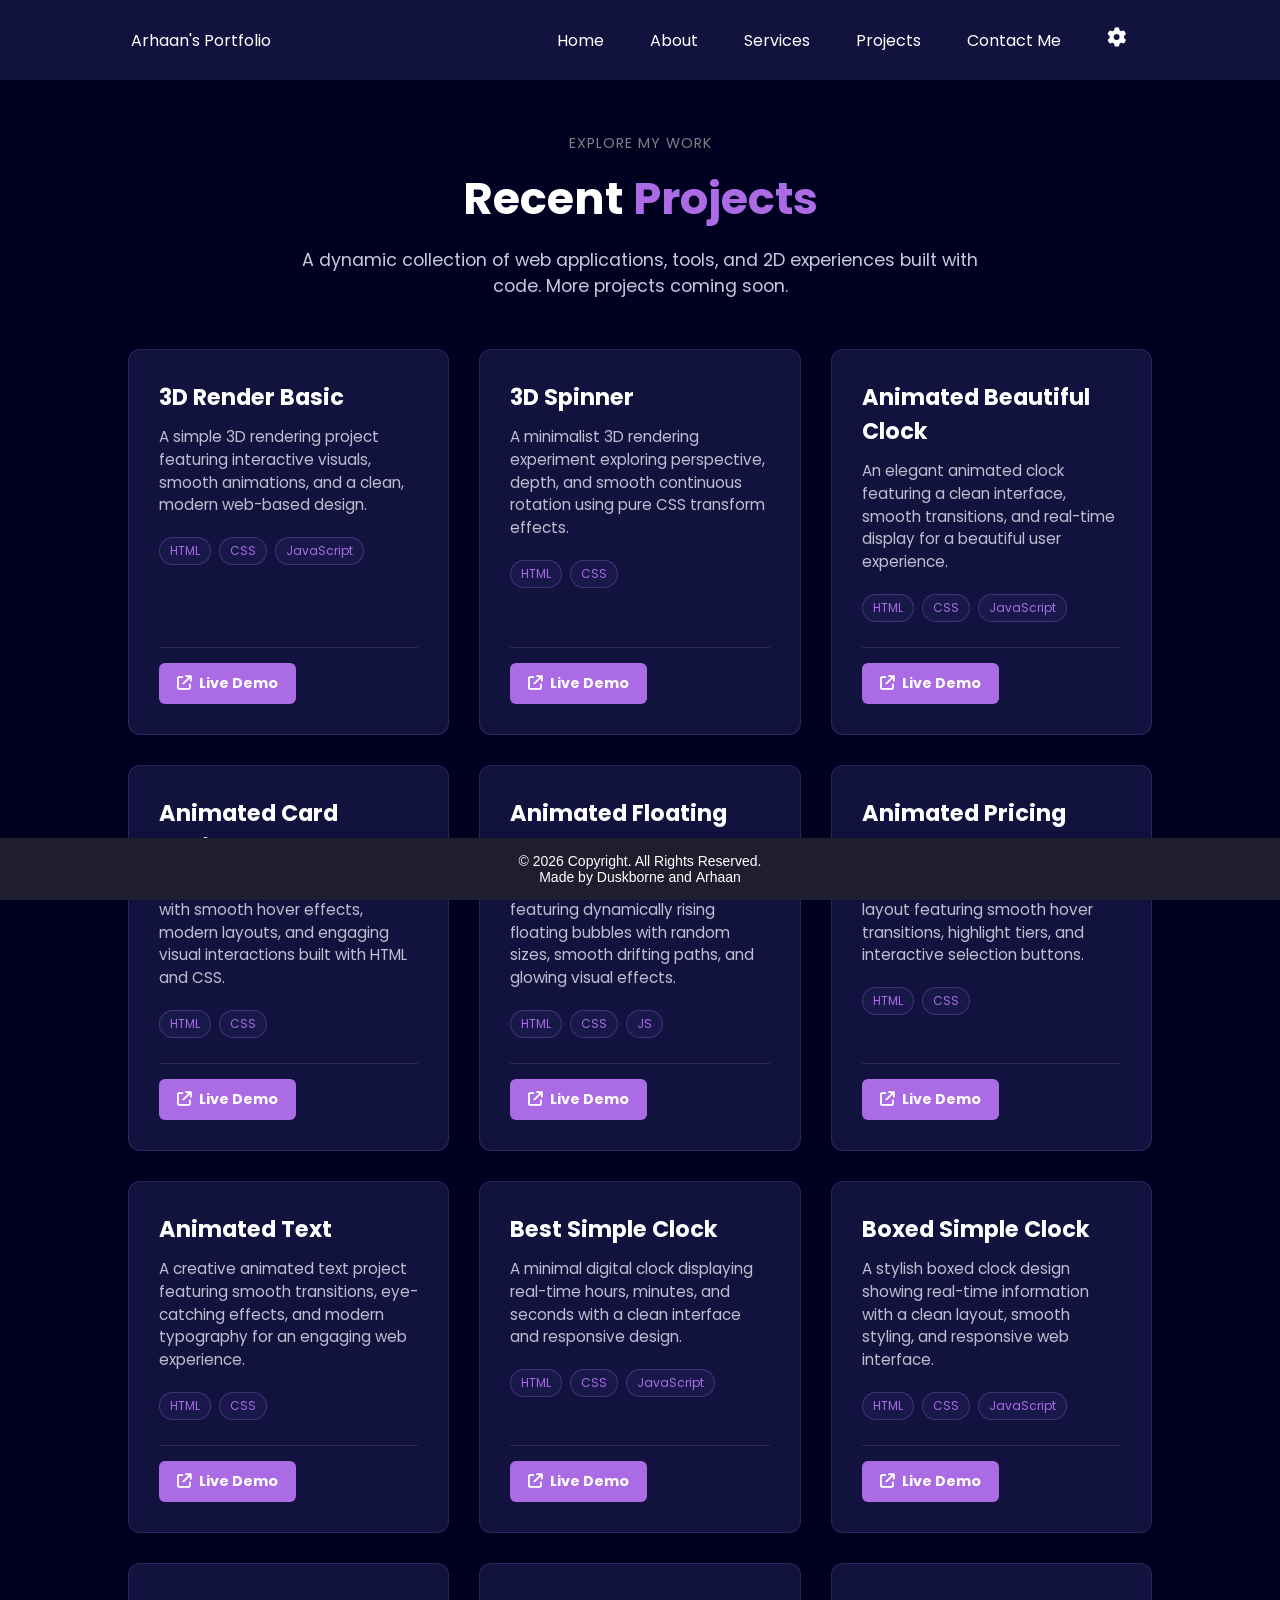
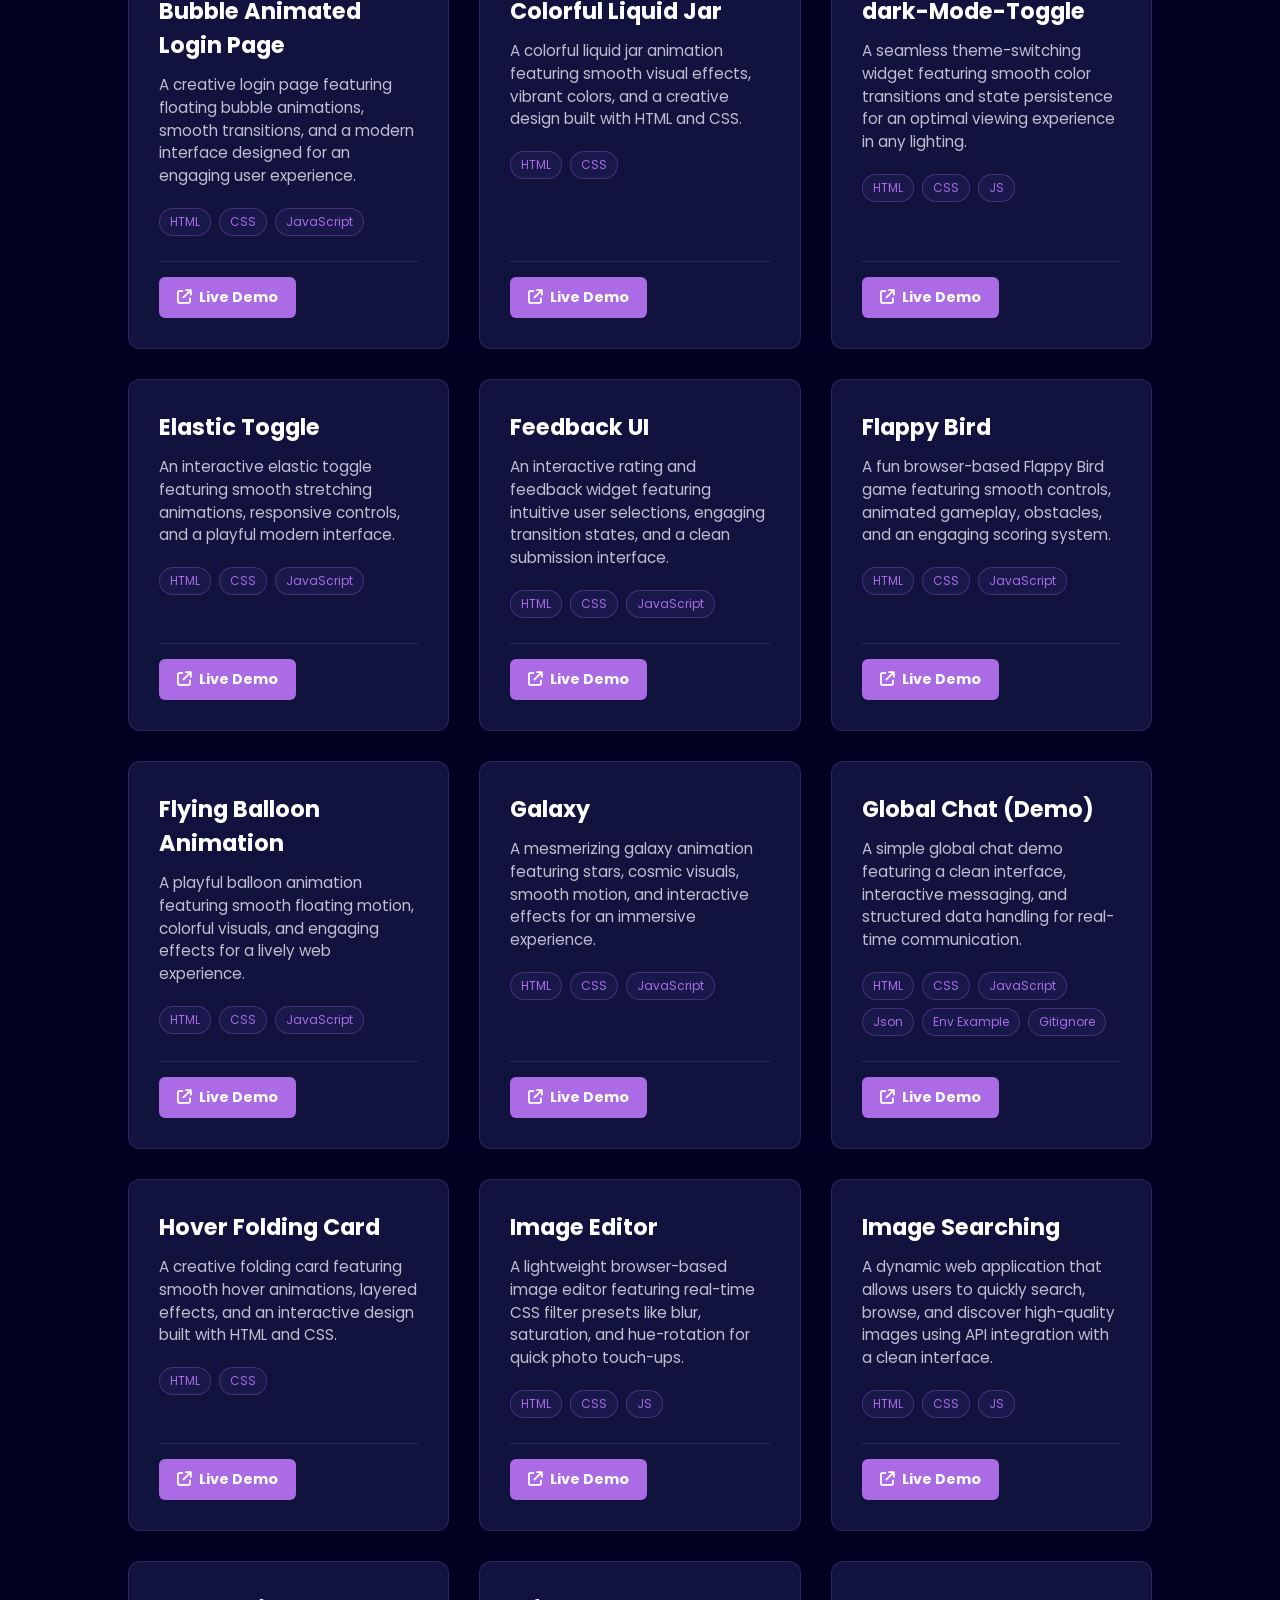
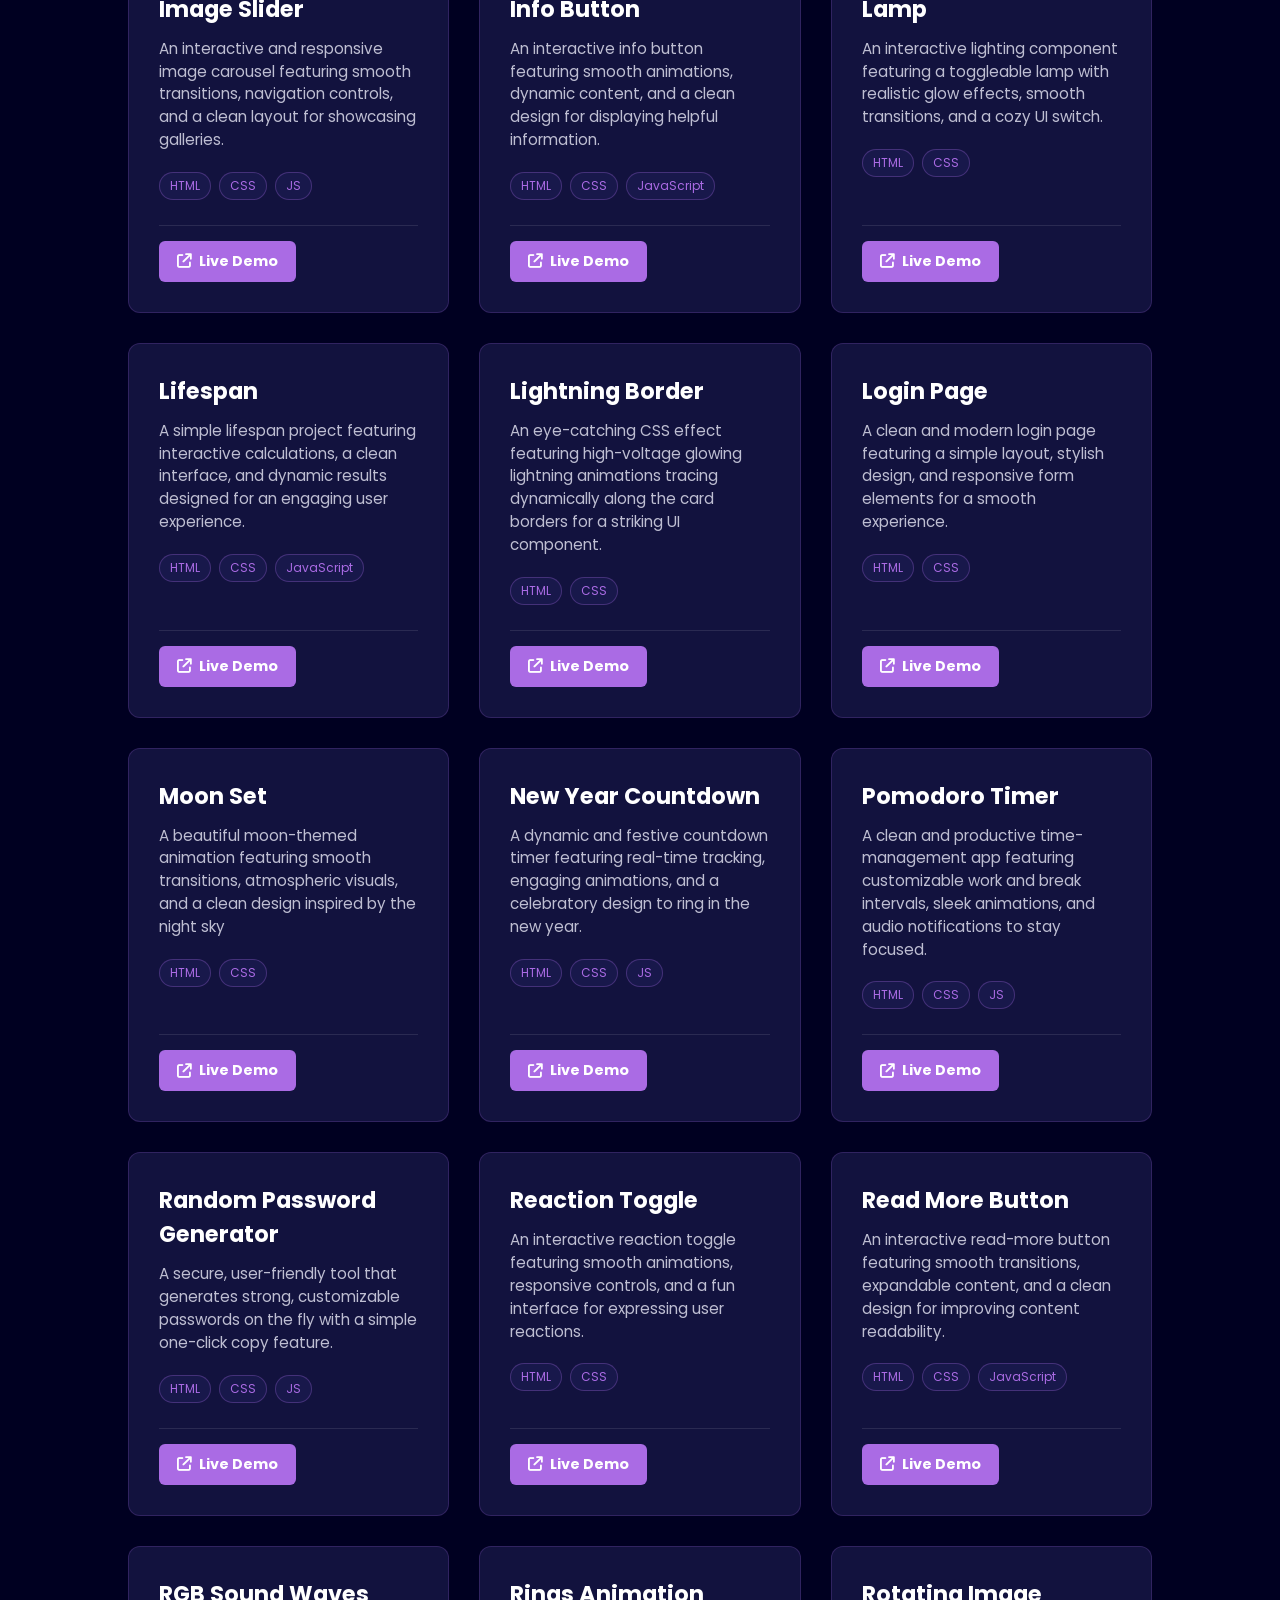
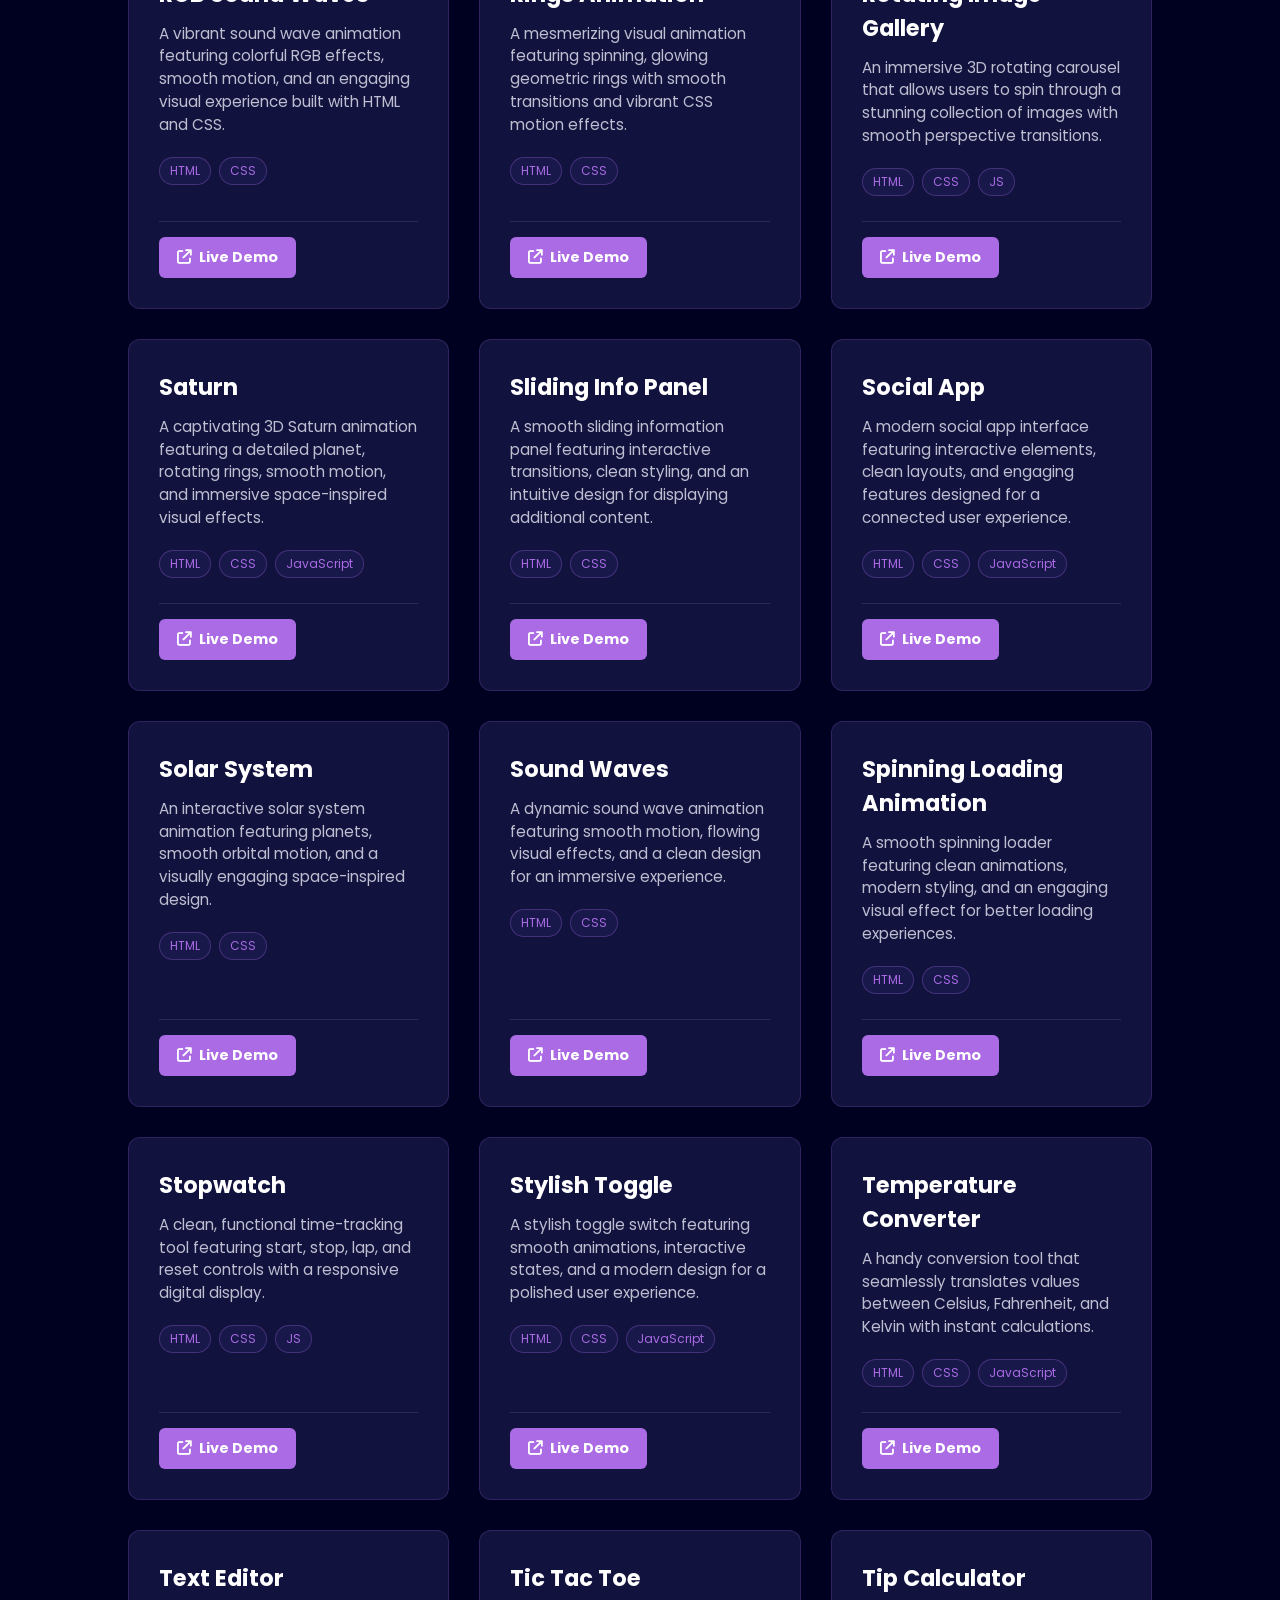
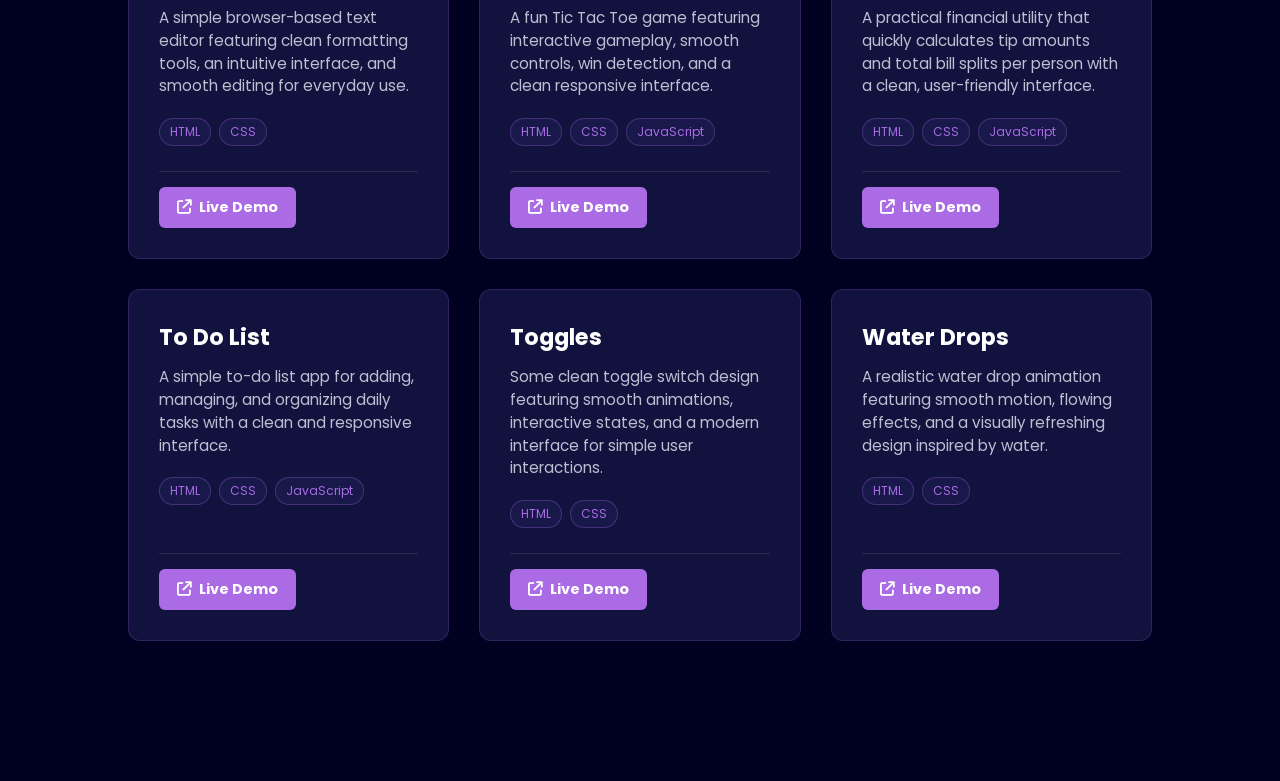
<file: html/projects.html>
<!DOCTYPE html>
<html lang="en">
  <head>
    <meta charset="UTF-8" />
    <meta http-equiv="X-UA-Compatible" content="IE=edge" />
    <meta name="viewport" content="width=device-width, initial-scale=1.0" />

    <title>Duskborne's Portfolio - Projects</title>

    <link rel="stylesheet" href="../css/projects.css" />
    <link
      rel="stylesheet"
      href="https://cdnjs.cloudflare.com/ajax/libs/font-awesome/6.4.0/css/all.min.css"
    />
  </head>
  <body>
    <header>
      <nav>
        <div class="left">Arhaan's Portfolio</div>
        <div class="right">
          <ul>
            <li><a href="./index.html">Home</a></li>
            <li><a href="./about.html">About</a></li>
            <li><a href="./services.html">Services</a></li>
            <li><a href="./projects.html">Projects</a></li>
            <li><a href="./contact.html">Contact Me</a></li>
            <li>
              <a href="./settings.html" class="settings-link" title="Settings"
                ><i class="fa-solid fa-gear settings-gear"></i
              ></a>
            </li>
          </ul>
        </div>
      </nav>
    </header>

    <main class="projects-main">
      <section class="projects-hero">
        <span class="text-gray">Explore My Work</span>
        <h1>Recent <span class="purple">Projects</span></h1>
        <p>
          A dynamic collection of web applications, tools, and 2D experiences
          built with code. More projects coming soon.
        </p>
      </section>

      <section class="projects-container">
        <div class="projects-grid" id="projectsGrid">
          <div
            class="project-card"
            data-project-url="http://duskborne-01.github.io/3D-Render-Basic"
          >
            <div class="project-content">
              <h3>3D Render Basic</h3>
              <p>
                A simple 3D rendering project featuring interactive visuals, smooth animations, and a clean, modern web-based design.
              </p>
              <div class="project-tags">
                <span>HTML</span>
                <span>CSS</span>
                <span>JavaScript</span>
              </div>
            </div>
            <div class="project-footer">
              <a
                href="http://duskborne-01.github.io/3D-Render-Basic"
                target="_blank"
                class="project-btn"
              >
                <i class="fa-solid fa-arrow-up-right-from-square"></i> Live Demo
              </a>
            </div>
          </div>

        <div
            class="project-card"
            data-project-url="http://duskborne-01.github.io/3D-Render-Basic"
          >
          <div class="project-content">
              <h3>3D Spinner</h3>
              <p>
                A minimalist 3D rendering experiment exploring perspective, depth, and smooth continuous rotation using pure CSS transform effects.
              </p>
              <div class="project-tags">
                <span>HTML</span>
                <span>CSS</span>
              </div>
            </div>
            <div class="project-footer">
              <a
                href="http://duskborne-01.github.io/3D-Spinner"
                target="_blank"
                class="project-btn"
              >
                <i class="fa-solid fa-arrow-up-right-from-square"></i> Live Demo
              </a>
            </div>
          </div>


          <div
            class="project-card"
            data-project-url="http://duskborne-01.github.io/Animated-Beautiful-Clock"
          >
            <div class="project-content">
              <h3>Animated Beautiful Clock</h3>
              <p>
                An elegant animated clock featuring a clean interface, smooth transitions, and real-time display for a beautiful user experience.
              </p>
              <div class="project-tags">
                <span>HTML</span>
                <span>CSS</span>
                <span>JavaScript</span>
              </div>
            </div>
            <div class="project-footer">
              <a
                href="http://duskborne-01.github.io/Animated-Beautiful-Clock"
                target="_blank"
                class="project-btn"
              >
                <i class="fa-solid fa-arrow-up-right-from-square"></i> Live Demo
              </a>
            </div>
          </div>

          <div
            class="project-card"
            data-project-url="http://duskborne-01.github.io/Animated-Card-Design"
          >
            <div class="project-content">
              <h3>Animated Card Design</h3>
              <p>
                A stylish animated card design with smooth hover effects, modern layouts, and engaging visual interactions built with HTML and CSS.
              </p>
              <div class="project-tags">
                <span>HTML</span>
                <span>CSS</span>
              </div>
            </div>
            <div class="project-footer">
              <a
                href="http://duskborne-01.github.io/Animated-Card-Design"
                target="_blank"
                class="project-btn"
              >
                <i class="fa-solid fa-arrow-up-right-from-square"></i> Live Demo
              </a>
            </div>
          </div>

          <div
            class="project-card"
            data-project-url="http://duskborne-01.github.io/Animated-Floating-Bubbles"
          >
            <div class="project-content">
              <h3>Animated Floating Bubbles</h3>
              <p>
                A playful background animation featuring dynamically rising floating bubbles with random sizes, smooth drifting paths, and glowing visual effects.
              </p>
              <div class="project-tags">
                <span>HTML</span>
                <span>CSS</span>
                <span>JS</span>
              </div>
            </div>
            <div class="project-footer">
              <a
                href="http://duskborne-01.github.io/Animated-Floating-Bubbles"
                target="_blank"
                class="project-btn"
              >
                <i class="fa-solid fa-arrow-up-right-from-square"></i> Live Demo
              </a>
            </div>
          </div>

          <div
            class="project-card"
            data-project-url="http://duskborne-01.github.io/Animated-Floating-Bubbles"
          >
            <div class="project-content">
              <h3>Animated Pricing Table</h3>
              <p>
                A clean, modern pricing card layout featuring smooth hover transitions, highlight tiers, and interactive selection buttons.
              </p>
              <div class="project-tags">
                <span>HTML</span>
                <span>CSS</span>
              </div>
            </div>
            <div class="project-footer">
              <a
                href="http://duskborne-01.github.io/Animated-Pricing-Table"
                target="_blank"
                class="project-btn"
              >
                <i class="fa-solid fa-arrow-up-right-from-square"></i> Live Demo
              </a>
            </div>
          </div>

          <div
            class="project-card"
            data-project-url="http://duskborne-01.github.io/Animated-Text"
          >
            <div class="project-content">
              <h3>Animated Text</h3>
              <p>
                A creative animated text project featuring smooth transitions, eye-catching effects, and modern typography for an engaging web experience.
              </p>
              <div class="project-tags">
                <span>HTML</span>
                <span>CSS</span>
              </div>
            </div>
            <div class="project-footer">
              <a
                href="http://duskborne-01.github.io/Animated-Text"
                target="_blank"
                class="project-btn"
              >
                <i class="fa-solid fa-arrow-up-right-from-square"></i> Live Demo
              </a>
            </div>
          </div>

          <div
            class="project-card"
            data-project-url="http://duskborne-01.github.io/Best-Simple-Clock"
          >
            <div class="project-content">
              <h3>Best Simple Clock</h3>
              <p>
                A minimal digital clock displaying real-time hours, minutes, and seconds with a clean interface and responsive design.
              </p>
              <div class="project-tags">
                <span>HTML</span>
                <span>CSS</span>
                <span>JavaScript</span>
              </div>
            </div>
            <div class="project-footer">
              <a
                href="http://duskborne-01.github.io/Best-Simple-Clock"
                target="_blank"
                class="project-btn"
              >
                <i class="fa-solid fa-arrow-up-right-from-square"></i> Live Demo
              </a>
            </div>
          </div>

          <div
            class="project-card"
            data-project-url="http://duskborne-01.github.io/Boxed-Simple-Clock"
          >
            <div class="project-content">
              <h3>Boxed Simple Clock</h3>
              <p>
                A stylish boxed clock design showing real-time information with a clean layout, smooth styling, and responsive web interface.
              </p>
              <div class="project-tags">
                <span>HTML</span>
                <span>CSS</span>
                <span>JavaScript</span>
              </div>
            </div>
            <div class="project-footer">
              <a
                href="http://duskborne-01.github.io/Boxed-Simple-Clock"
                target="_blank"
                class="project-btn"
              >
                <i class="fa-solid fa-arrow-up-right-from-square"></i> Live Demo
              </a>
            </div>
          </div>

          <div
            class="project-card"
            data-project-url="http://duskborne-01.github.io/Bubble-Animated-Login-Page"
          >
            <div class="project-content">
              <h3>Bubble Animated Login Page</h3>
              <p>
                A creative login page featuring floating bubble animations, smooth transitions, and a modern interface designed for an engaging user experience.
              </p>
              <div class="project-tags">
                <span>HTML</span>
                <span>CSS</span>
                <span>JavaScript</span>
              </div>
            </div>
            <div class="project-footer">
              <a
                href="http://duskborne-01.github.io/Bubble-Animated-Login-Page"
                target="_blank"
                class="project-btn"
              >
                <i class="fa-solid fa-arrow-up-right-from-square"></i> Live Demo
              </a>
            </div>
          </div>

          <div
            class="project-card"
            data-project-url="http://duskborne-01.github.io/Colorful-Liquid-Jar"
          >
            <div class="project-content">
              <h3>Colorful Liquid Jar</h3>
              <p>
                A colorful liquid jar animation featuring smooth visual effects, vibrant colors, and a creative design built with HTML and CSS.
              </p>
              <div class="project-tags">
                <span>HTML</span>
                <span>CSS</span>
              </div>
            </div>
            <div class="project-footer">
              <a
                href="http://duskborne-01.github.io/Colorful-Liquid-Jar"
                target="_blank"
                class="project-btn"
              >
                <i class="fa-solid fa-arrow-up-right-from-square"></i> Live Demo
              </a>
            </div>
          </div>

          <div
            class="project-card"
            data-project-url="http://duskborne-01.github.io/Dark-Mode-Toggle"
          >
            <div class="project-content">
              <h3>dark-Mode-Toggle</h3>
              <p>
                A seamless theme-switching widget featuring smooth color transitions and state persistence for an optimal viewing experience in any lighting.
              </p>
              <div class="project-tags">
                <span>HTML</span>
                <span>CSS</span>
                <span>JS</span>
              </div>
            </div>
            <div class="project-footer">
              <a
                href="http://duskborne-01.github.io/Dark-Mode-Toggle"
                target="_blank"
                class="project-btn"
              >
                <i class="fa-solid fa-arrow-up-right-from-square"></i> Live Demo
              </a>
            </div>
          </div>

          <div
            class="project-card"
            data-project-url="http://duskborne-01.github.io/Elastic-Toggle"
          >
            <div class="project-content">
              <h3>Elastic Toggle</h3>
              <p>
                An interactive elastic toggle featuring smooth stretching animations, responsive controls, and a playful modern interface.
              </p>
              <div class="project-tags">
                <span>HTML</span>
                <span>CSS</span>
                <span>JavaScript</span>
              </div>
            </div>
            <div class="project-footer">
              <a
                href="http://duskborne-01.github.io/Elastic-Toggle"
                target="_blank"
                class="project-btn"
              >
                <i class="fa-solid fa-arrow-up-right-from-square"></i> Live Demo
              </a>
            </div>
          </div>

          <div
            class="project-card"
            data-project-url="http://duskborne-01.github.io/Feedback-UI"
          >
            <div class="project-content">
              <h3>Feedback UI</h3>
              <p>
                An interactive rating and feedback widget featuring intuitive user selections, engaging transition states, and a clean submission interface.
              </p>
              <div class="project-tags">
                <span>HTML</span>
                <span>CSS</span>
                <span>JavaScript</span>
              </div>
            </div>
            <div class="project-footer">
              <a
                href="http://duskborne-01.github.io/Feedback-UI"
                target="_blank"
                class="project-btn"
              >
                <i class="fa-solid fa-arrow-up-right-from-square"></i> Live Demo
              </a>
            </div>
          </div>

          <div
            class="project-card"
            data-project-url="http://duskborne-01.github.io/Flappy-Bird"
          >
            <div class="project-content">
              <h3>Flappy Bird</h3>
              <p>
                A fun browser-based Flappy Bird game featuring smooth controls, animated gameplay, obstacles, and an engaging scoring system.
              </p>
              <div class="project-tags">
                <span>HTML</span>
                <span>CSS</span>
                <span>JavaScript</span>
              </div>
            </div>
            <div class="project-footer">
              <a
                href="http://duskborne-01.github.io/Flappy-Bird"
                target="_blank"
                class="project-btn"
              >
                <i class="fa-solid fa-arrow-up-right-from-square"></i> Live Demo
              </a>
            </div>
          </div>

          <div
            class="project-card"
            data-project-url="http://duskborne-01.github.io/Flying-Balloon-Animation"
          >
            <div class="project-content">
              <h3>Flying Balloon Animation</h3>
              <p>
                A playful balloon animation featuring smooth floating motion, colorful visuals, and engaging effects for a lively web experience.
              </p>
              <div class="project-tags">
                <span>HTML</span>
                <span>CSS</span>
                <span>JavaScript</span>
              </div>
            </div>
            <div class="project-footer">
              <a
                href="http://duskborne-01.github.io/Flying-Balloon-Animation"
                target="_blank"
                class="project-btn"
              >
                <i class="fa-solid fa-arrow-up-right-from-square"></i> Live Demo
              </a>
            </div>
          </div>

          <div
            class="project-card"
            data-project-url="http://duskborne-01.github.io/Galaxy"
          >
            <div class="project-content">
              <h3>Galaxy</h3>
              <p>
                A mesmerizing galaxy animation featuring stars, cosmic visuals, smooth motion, and interactive effects for an immersive experience.
              </p>
              <div class="project-tags">
                <span>HTML</span>
                <span>CSS</span>
                <span>JavaScript</span>
              </div>
            </div>
            <div class="project-footer">
              <a
                href="http://duskborne-01.github.io/Galaxy"
                target="_blank"
                class="project-btn"
              >
                <i class="fa-solid fa-arrow-up-right-from-square"></i> Live Demo
              </a>
            </div>
          </div>

          <div
            class="project-card"
            data-project-url="http://duskborne-01.github.io/Global-Chat"
          >
            <div class="project-content">
              <h3>Global Chat (Demo)</h3>
              <p>
                A simple global chat demo featuring a clean interface, interactive messaging, and structured data handling for real-time communication.
              </p>
              <div class="project-tags">
                <span>HTML</span>
                <span>CSS</span>
                <span>JavaScript</span>
                <span>Json</span>
                <span>Env Example</span>
                <span>Gitignore</span>
              </div>
            </div>
            <div class="project-footer">
              <a
                href="http://duskborne-01.github.io/Global-Chat"
                target="_blank"
                class="project-btn"
              >
                <i class="fa-solid fa-arrow-up-right-from-square"></i> Live Demo
              </a>
            </div>
          </div>

          <div
            class="project-card"
            data-project-url="http://duskborne-01.github.io/Hover-Folding-Card"
          >
            <div class="project-content">
              <h3>Hover Folding Card</h3>
              <p>
                A creative folding card featuring smooth hover animations, layered effects, and an interactive design built with HTML and CSS.
              </p>
              <div class="project-tags">
                <span>HTML</span>
                <span>CSS</span>
              </div>
            </div>
            <div class="project-footer">
              <a
                href="http://duskborne-01.github.io/Hover-Folding-Card"
                target="_blank"
                class="project-btn"
              >
                <i class="fa-solid fa-arrow-up-right-from-square"></i> Live Demo
              </a>
            </div>
          </div>

          <div
            class="project-card"
            data-project-url="http://duskborne-01.github.io/Image-Editor"
          >
            <div class="project-content">
              <h3>Image Editor</h3>
              <p>
                A lightweight browser-based image editor featuring real-time CSS filter presets like blur, saturation, and hue-rotation for quick photo touch-ups.
              </p>
              <div class="project-tags">
                <span>HTML</span>
                <span>CSS</span>
                <span>JS</span>
              </div>
            </div>
            <div class="project-footer">
              <a
                href="http://duskborne-01.github.io/Image-Editor"
                target="_blank"
                class="project-btn"
              >
                <i class="fa-solid fa-arrow-up-right-from-square"></i> Live Demo
              </a>
            </div>
          </div>

          <div
            class="project-card"
            data-project-url="http://duskborne-01.github.io/Image-Searching"
          >
            <div class="project-content">
              <h3>Image Searching</h3>
              <p>
                A dynamic web application that allows users to quickly search, browse, and discover high-quality images using API integration with a clean interface.
              </p>
              <div class="project-tags">
                <span>HTML</span>
                <span>CSS</span>
                <span>JS</span>
              </div>
            </div>
            <div class="project-footer">
              <a
                href="http://duskborne-01.github.io/Image-Searching"
                target="_blank"
                class="project-btn"
              >
                <i class="fa-solid fa-arrow-up-right-from-square"></i> Live Demo
              </a>
            </div>
          </div>

          <div
            class="project-card"
            data-project-url="http://duskborne-01.github.io/Image-Slider"
          >
            <div class="project-content">
              <h3>Image Slider</h3>
              <p>
                An interactive and responsive image carousel featuring smooth transitions, navigation controls, and a clean layout for showcasing galleries.
              </p>
              <div class="project-tags">
                <span>HTML</span>
                <span>CSS</span>
                <span>JS</span>
              </div>
            </div>
            <div class="project-footer">
              <a
                href="http://duskborne-01.github.io/Image-Slider"
                target="_blank"
                class="project-btn"
              >
                <i class="fa-solid fa-arrow-up-right-from-square"></i> Live Demo
              </a>
            </div>
          </div>

          <div
            class="project-card"
            data-project-url="http://duskborne-01.github.io/Info-Button"
          >
            <div class="project-content">
              <h3>Info Button</h3>
              <p>
                An interactive info button featuring smooth animations, dynamic content, and a clean design for displaying helpful information.
              </p>
              <div class="project-tags">
                <span>HTML</span>
                <span>CSS</span>
                <span>JavaScript</span>
              </div>
            </div>
            <div class="project-footer">
              <a
                href="http://duskborne-01.github.io/Info-Button"
                target="_blank"
                class="project-btn"
              >
                <i class="fa-solid fa-arrow-up-right-from-square"></i> Live Demo
              </a>
            </div>
          </div>

          <div
            class="project-card"
            data-project-url="http://duskborne-01.github.io/Lamp"
          >
            <div class="project-content">
              <h3>Lamp</h3>
              <p>
                An interactive lighting component featuring a toggleable lamp with realistic glow effects, smooth transitions, and a cozy UI switch.
              </p>
              <div class="project-tags">
                <span>HTML</span>
                <span>CSS</span>
              </div>
            </div>
            <div class="project-footer">
              <a
                href="http://duskborne-01.github.io/Lamp"
                target="_blank"
                class="project-btn"
              >
                <i class="fa-solid fa-arrow-up-right-from-square"></i> Live Demo
              </a>
            </div>
          </div>

          <div
            class="project-card"
            data-project-url="http://duskborne-01.github.io/Lifespan"
          >
            <div class="project-content">
              <h3>Lifespan</h3>
              <p>
                A simple lifespan project featuring interactive calculations, a clean interface, and dynamic results designed for an engaging user experience.
              </p>
              <div class="project-tags">
                <span>HTML</span>
                <span>CSS</span>
                <span>JavaScript</span>
              </div>
            </div>
            <div class="project-footer">
              <a
                href="http://duskborne-01.github.io/Lifespan"
                target="_blank"
                class="project-btn"
              >
                <i class="fa-solid fa-arrow-up-right-from-square"></i> Live Demo
              </a>
            </div>
          </div>

          <div
            class="project-card"
            data-project-url="http://duskborne-01.github.io/Lightning-Border"
          >
            <div class="project-content">
              <h3>Lightning Border</h3>
              <p>
                An eye-catching CSS effect featuring high-voltage glowing lightning animations tracing dynamically along the card borders for a striking UI component.
              </p>
              <div class="project-tags">
                <span>HTML</span>
                <span>CSS</span>
              </div>
            </div>
            <div class="project-footer">
              <a
                href="http://duskborne-01.github.io/Lightning-Border"
                target="_blank"
                class="project-btn"
              >
                <i class="fa-solid fa-arrow-up-right-from-square"></i> Live Demo
              </a>
            </div>
          </div>

          <div
            class="project-card"
            data-project-url="http://duskborne-01.github.io/Login-Page"
          >
            <div class="project-content">
              <h3>Login Page</h3>
              <p>
                A clean and modern login page featuring a simple layout, stylish design, and responsive form elements for a smooth experience.
              </p>
              <div class="project-tags">
                <span>HTML</span>
                <span>CSS</span>
              </div>
            </div>
            <div class="project-footer">
              <a
                href="http://duskborne-01.github.io/Login-Page"
                target="_blank"
                class="project-btn"
              >
                <i class="fa-solid fa-arrow-up-right-from-square"></i> Live Demo
              </a>
            </div>
          </div>

          <div
            class="project-card"
            data-project-url="http://duskborne-01.github.io/Moon-Set"
          >
            <div class="project-content">
              <h3>Moon Set</h3>
              <p>
                A beautiful moon-themed animation featuring smooth transitions, atmospheric visuals, and a clean design inspired by the night sky
              </p>
              <div class="project-tags">
                <span>HTML</span>
                <span>CSS</span>
              </div>
            </div>
            <div class="project-footer">
              <a
                href="http://duskborne-01.github.io/Moon-Set"
                target="_blank"
                class="project-btn"
              >
                <i class="fa-solid fa-arrow-up-right-from-square"></i> Live Demo
              </a>
            </div>
          </div>

          <div
            class="project-card"
            data-project-url="http://duskborne-01.github.io/New-Year-Countdown"
          >
            <div class="project-content">
              <h3>New Year Countdown</h3>
              <p>
                A dynamic and festive countdown timer featuring real-time tracking, engaging animations, and a celebratory design to ring in the new year.
              </p>
              <div class="project-tags">
                <span>HTML</span>
                <span>CSS</span>
                <span>JS</span>
              </div>
            </div>
            <div class="project-footer">
              <a
                href="http://duskborne-01.github.io/New-Year-Countdown"
                target="_blank"
                class="project-btn"
              >
                <i class="fa-solid fa-arrow-up-right-from-square"></i> Live Demo
              </a>
            </div>
          </div>

          <div
            class="project-card"
            data-project-url="http://duskborne-01.github.io/Pomodoro-Timer"
          >
            <div class="project-content">
              <h3>Pomodoro Timer</h3>
              <p>
                A clean and productive time-management app featuring customizable work and break intervals, sleek animations, and audio notifications to stay focused.
              </p>
              <div class="project-tags">
                <span>HTML</span>
                <span>CSS</span>
                <span>JS</span>
              </div>
            </div>
            <div class="project-footer">
              <a
                href="http://duskborne-01.github.io/Pomodoro-Timer"
                target="_blank"
                class="project-btn"
              >
                <i class="fa-solid fa-arrow-up-right-from-square"></i> Live Demo
              </a>
            </div>
          </div>

          <div
            class="project-card"
            data-project-url="http://duskborne-01.github.io/Random-Password-Generator"
          >
            <div class="project-content">
              <h3>Random Password Generator</h3>
              <p>
                A secure, user-friendly tool that generates strong, customizable passwords on the fly with a simple one-click copy feature.
              </p>
              <div class="project-tags">
                <span>HTML</span>
                <span>CSS</span>
                <span>JS</span>
              </div>
            </div>
            <div class="project-footer">
              <a
                href="http://duskborne-01.github.io/Random-Password-Generator"
                target="_blank"
                class="project-btn"
              >
                <i class="fa-solid fa-arrow-up-right-from-square"></i> Live Demo
              </a>
            </div>
          </div>

          <div
            class="project-card"
            data-project-url="http://duskborne-01.github.io/Reaction-Toggle"
          >
            <div class="project-content">
              <h3>Reaction Toggle</h3>
              <p>
                An interactive reaction toggle featuring smooth animations, responsive controls, and a fun interface for expressing user reactions.
              </p>
              <div class="project-tags">
                <span>HTML</span>
                <span>CSS</span>
              </div>
            </div>
            <div class="project-footer">
              <a
                href="http://duskborne-01.github.io/Reaction-Toggle"
                target="_blank"
                class="project-btn"
              >
                <i class="fa-solid fa-arrow-up-right-from-square"></i> Live Demo
              </a>
            </div>
          </div>

          <div
            class="project-card"
            data-project-url="http://duskborne-01.github.io/Read-More-Button"
          >
            <div class="project-content">
              <h3>Read More Button</h3>
              <p>
                An interactive read-more button featuring smooth transitions, expandable content, and a clean design for improving content readability.
              </p>
              <div class="project-tags">
                <span>HTML</span>
                <span>CSS</span>
                <span>JavaScript</span>
              </div>
            </div>
            <div class="project-footer">
              <a
                href="http://duskborne-01.github.io/Read More Button"
                target="_blank"
                class="project-btn"
              >
                <i class="fa-solid fa-arrow-up-right-from-square"></i> Live Demo
              </a>
            </div>
          </div>

          <div
            class="project-card"
            data-project-url="http://duskborne-01.github.io/RGB-Sound-Waves"
          >
            <div class="project-content">
              <h3>RGB Sound Waves</h3>
              <p>
                A vibrant sound wave animation featuring colorful RGB effects, smooth motion, and an engaging visual experience built with HTML and CSS.
              </p>
              <div class="project-tags">
                <span>HTML</span>
                <span>CSS</span>
              </div>
            </div>
            <div class="project-footer">
              <a
                href="http://duskborne-01.github.io/RGB-Sound-Waves"
                target="_blank"
                class="project-btn"
              >
                <i class="fa-solid fa-arrow-up-right-from-square"></i> Live Demo
              </a>
            </div>
          </div>

          <div
            class="project-card"
            data-project-url="http://duskborne-01.github.io/Rings-Animation"
          >
            <div class="project-content">
              <h3>Rings Animation</h3>
              <p>
                A mesmerizing visual animation featuring spinning, glowing geometric rings with smooth transitions and vibrant CSS motion effects.
              </p>
              <div class="project-tags">
                <span>HTML</span>
                <span>CSS</span>
              </div>
            </div>
            <div class="project-footer">
              <a
                href="http://duskborne-01.github.io/Rings-Animation"
                target="_blank"
                class="project-btn"
              >
                <i class="fa-solid fa-arrow-up-right-from-square"></i> Live Demo
              </a>
            </div>
          </div>

          <div
            class="project-card"
            data-project-url="http://duskborne-01.github.io/Rotating-Image-Gallery"
          >
            <div class="project-content">
              <h3>Rotating Image Gallery</h3>
              <p>
                An immersive 3D rotating carousel that allows users to spin through a stunning collection of images with smooth perspective transitions.
              <div class="project-tags">
                <span>HTML</span>
                <span>CSS</span>
                <span>JS</span>
              </div>
            </div>
            <div class="project-footer">
              <a
                href="http://duskborne-01.github.io/Rotating-Image-Gallery"
                target="_blank"
                class="project-btn"
              >
                <i class="fa-solid fa-arrow-up-right-from-square"></i> Live Demo
              </a>
            </div>
          </div>

          <div
            class="project-card"
            data-project-url="http://duskborne-01.github.io/Saturn"
          >
            <div class="project-content">
              <h3>Saturn</h3>
              <p>
                A captivating 3D Saturn animation featuring a detailed planet, rotating rings, smooth motion, and immersive space-inspired visual effects.
              </p>
              <div class="project-tags">
                <span>HTML</span>
                <span>CSS</span>
                <span>JavaScript</span>
              </div>
            </div>
            <div class="project-footer">
              <a
                href="http://duskborne-01.github.io/Saturn"
                target="_blank"
                class="project-btn"
              >
                <i class="fa-solid fa-arrow-up-right-from-square"></i> Live Demo
              </a>
            </div>
          </div>

          <div
            class="project-card"
            data-project-url="http://duskborne-01.github.io/Sliding-Info-Panel"
          >
            <div class="project-content">
              <h3>Sliding Info Panel</h3>
              <p>
                A smooth sliding information panel featuring interactive transitions, clean styling, and an intuitive design for displaying additional content.
              </p>
              <div class="project-tags">
                <span>HTML</span>
                <span>CSS</span>
              </div>
            </div>
            <div class="project-footer">
              <a
                href="http://duskborne-01.github.io/Sliding-Info-Panel"
                target="_blank"
                class="project-btn"
              >
                <i class="fa-solid fa-arrow-up-right-from-square"></i> Live Demo
              </a>
            </div>
          </div>

          <div
            class="project-card"
            data-project-url="http://duskborne-01.github.io/Social-App"
          >
            <div class="project-content">
              <h3>Social App</h3>
              <p>
                A modern social app interface featuring interactive elements, clean layouts, and engaging features designed for a connected user experience.
              </p>
              <div class="project-tags">
                <span>HTML</span>
                <span>CSS</span>
                <span>JavaScript</span>
              </div>
            </div>
            <div class="project-footer">
              <a
                href="http://duskborne-01.github.io/Social-App"
                target="_blank"
                class="project-btn"
              >
                <i class="fa-solid fa-arrow-up-right-from-square"></i> Live Demo
              </a>
            </div>
          </div>

          <div
            class="project-card"
            data-project-url="http://duskborne-01.github.io/Solar-System"
          >
            <div class="project-content">
              <h3>Solar System</h3>
              <p>
                An interactive solar system animation featuring planets, smooth orbital motion, and a visually engaging space-inspired design.
              </p>
              <div class="project-tags">
                <span>HTML</span>
                <span>CSS</span>
              </div>
            </div>
            <div class="project-footer">
              <a
                href="http://duskborne-01.github.io/Solar-System"
                target="_blank"
                class="project-btn"
              >
                <i class="fa-solid fa-arrow-up-right-from-square"></i> Live Demo
              </a>
            </div>
          </div>

          <div
            class="project-card"
            data-project-url="http://duskborne-01.github.io/Sound-Waves"
          >
            <div class="project-content">
              <h3>Sound Waves</h3>
              <p>
                A dynamic sound wave animation featuring smooth motion, flowing visual effects, and a clean design for an immersive experience.
              </p>
              <div class="project-tags">
                <span>HTML</span>
                <span>CSS</span>
              </div>
            </div>
            <div class="project-footer">
              <a
                href="http://duskborne-01.github.io/Sound-Waves"
                target="_blank"
                class="project-btn"
              >
                <i class="fa-solid fa-arrow-up-right-from-square"></i> Live Demo
              </a>
            </div>
          </div>

          <div
            class="project-card"
            data-project-url="http://duskborne-01.github.io/Spinning-Loading-Animation"
          >
            <div class="project-content">
              <h3>Spinning Loading Animation</h3>
              <p>
                A smooth spinning loader featuring clean animations, modern styling, and an engaging visual effect for better loading experiences.
              </p>
              <div class="project-tags">
                <span>HTML</span>
                <span>CSS</span>
              </div>
            </div>
            <div class="project-footer">
              <a
                href="http://duskborne-01.github.io/Spinning-Loading-Animation"
                target="_blank"
                class="project-btn"
              >
                <i class="fa-solid fa-arrow-up-right-from-square"></i> Live Demo
              </a>
            </div>
          </div>

          <div
            class="project-card"
            data-project-url="http://duskborne-01.github.io/Stopwatch"
          >
            <div class="project-content">
              <h3>Stopwatch</h3>
              <p>
                A clean, functional time-tracking tool featuring start, stop, lap, and reset controls with a responsive digital display.
              </p>
              <div class="project-tags">
                <span>HTML</span>
                <span>CSS</span>
                <span>JS</span>
              </div>
            </div>
            <div class="project-footer">
              <a
                href="http://duskborne-01.github.io/Stopwatch"
                target="_blank"
                class="project-btn"
              >
                <i class="fa-solid fa-arrow-up-right-from-square"></i> Live Demo
              </a>
            </div>
          </div>

          <div
            class="project-card"
            data-project-url="http://duskborne-01.github.io/Stylish-Toggle"
          >
            <div class="project-content">
              <h3>Stylish Toggle</h3>
              <p>
                A stylish toggle switch featuring smooth animations, interactive states, and a modern design for a polished user experience.
              </p>
              <div class="project-tags">
                <span>HTML</span>
                <span>CSS</span>
                <span>JavaScript</span>
              </div>
            </div>
            <div class="project-footer">
              <a
                href="http://duskborne-01.github.io/Stylish-Toggle"
                target="_blank"
                class="project-btn"
              >
                <i class="fa-solid fa-arrow-up-right-from-square"></i> Live Demo
              </a>
            </div>
          </div>

          <div
            class="project-card"
            data-project-url="http://duskborne-01.github.io/Temperature-Converter"
          >
            <div class="project-content">
              <h3>Temperature Converter</h3>
              <p>
                A handy conversion tool that seamlessly translates values between Celsius, Fahrenheit, and Kelvin with instant calculations.
              </p>
              <div class="project-tags">
                <span>HTML</span>
                <span>CSS</span>
                <span>JavaScript</span>
              </div>
            </div>
            <div class="project-footer">
              <a
                href="http://duskborne-01.github.io/Temperature-Converter"
                target="_blank"
                class="project-btn"
              >
                <i class="fa-solid fa-arrow-up-right-from-square"></i> Live Demo
              </a>
            </div>
          </div>

          <div
            class="project-card"
            data-project-url="http://duskborne-01.github.io/Text-Editor"
          >
            <div class="project-content">
              <h3>Text Editor</h3>
              <p>
                A simple browser-based text editor featuring clean formatting tools, an intuitive interface, and smooth editing for everyday use.
              </p>
              <div class="project-tags">
                <span>HTML</span>
                <span>CSS</span>
              </div>
            </div>
            <div class="project-footer">
              <a
                href="http://duskborne-01.github.io/Text-Editor"
                target="_blank"
                class="project-btn"
              >
                <i class="fa-solid fa-arrow-up-right-from-square"></i> Live Demo
              </a>
            </div>
          </div>

          <div
            class="project-card"
            data-project-url="http://duskborne-01.github.io/Tic-Tac-Toe"
          >
            <div class="project-content">
              <h3>Tic Tac Toe</h3>
              <p>
                A fun Tic Tac Toe game featuring interactive gameplay, smooth controls, win detection, and a clean responsive interface.
              </p>
              <div class="project-tags">
                <span>HTML</span>
                <span>CSS</span>
                <span>JavaScript</span>
              </div>
            </div>
            <div class="project-footer">
              <a
                href="http://duskborne-01.github.io/Tic-Tac-Toe"
                target="_blank"
                class="project-btn"
              >
                <i class="fa-solid fa-arrow-up-right-from-square"></i> Live Demo
              </a>
            </div>
          </div>

          <div
            class="project-card"
            data-project-url="http://duskborne-01.github.io/Tip-Calculator"
          >
            <div class="project-content">
              <h3>Tip Calculator</h3>
              <p>
                A practical financial utility that quickly calculates tip amounts and total bill splits per person with a clean, user-friendly interface.
              </p>
              <div class="project-tags">
                <span>HTML</span>
                <span>CSS</span>
                <span>JavaScript</span>
              </div>
            </div>
            <div class="project-footer">
              <a
                href="http://duskborne-01.github.io/Tip-Calculator"
                target="_blank"
                class="project-btn"
              >
                <i class="fa-solid fa-arrow-up-right-from-square"></i> Live Demo
              </a>
            </div>
          </div>

          <div
            class="project-card"
            data-project-url="http://duskborne-01.github.io/To-Do-List"
          >
            <div class="project-content">
              <h3>To Do List</h3>
              <p>
                A simple to-do list app for adding, managing, and organizing daily tasks with a clean and responsive interface.
              </p>
              <div class="project-tags">
                <span>HTML</span>
                <span>CSS</span>
                <span>JavaScript</span>
              </div>
            </div>
            <div class="project-footer">
              <a
                href="http://duskborne-01.github.io/To-Do-List"
                target="_blank"
                class="project-btn"
              >
                <i class="fa-solid fa-arrow-up-right-from-square"></i> Live Demo
              </a>
            </div>
          </div>

          <div
            class="project-card"
            data-project-url="http://duskborne-01.github.io/Toggles"
          >
            <div class="project-content">
              <h3>Toggles</h3>
              <p>
                Some clean toggle switch design featuring smooth animations, interactive states, and a modern interface for simple user interactions.
              </p>
              <div class="project-tags">
                <span>HTML</span>
                <span>CSS</span>
              </div>
            </div>
            <div class="project-footer">
              <a
                href="http://duskborne-01.github.io/Toggles"
                target="_blank"
                class="project-btn"
              >
                <i class="fa-solid fa-arrow-up-right-from-square"></i> Live Demo
              </a>
            </div>
          </div>

          <div
            class="project-card"
            data-project-url="http://duskborne-01.github.io/Water-Drops"
          >
            <div class="project-content">
              <h3>Water Drops</h3>
              <p>
                A realistic water drop animation featuring smooth motion, flowing effects, and a visually refreshing design inspired by water.
              </p>
              <div class="project-tags">
                <span>HTML</span>
                <span>CSS</span>
              </div>
            </div>
            <div class="project-footer">
              <a
                href="http://duskborne-01.github.io/Water-Drops"
                target="_blank"
                class="project-btn"
              >
                <i class="fa-solid fa-arrow-up-right-from-square"></i> Live Demo
              </a>
            </div>
          </div>
      </section>
    </main>

    <footer>
      <div class="footer">
        &copy; 2026 Copyright. All Rights Reserved. <br />
        Made by <span>Duskborne</span> and <span>Arhaan</span>
      </div>
    </footer>

    <script src="../js/projects.js"></script>
  </body>
</html>
</file>
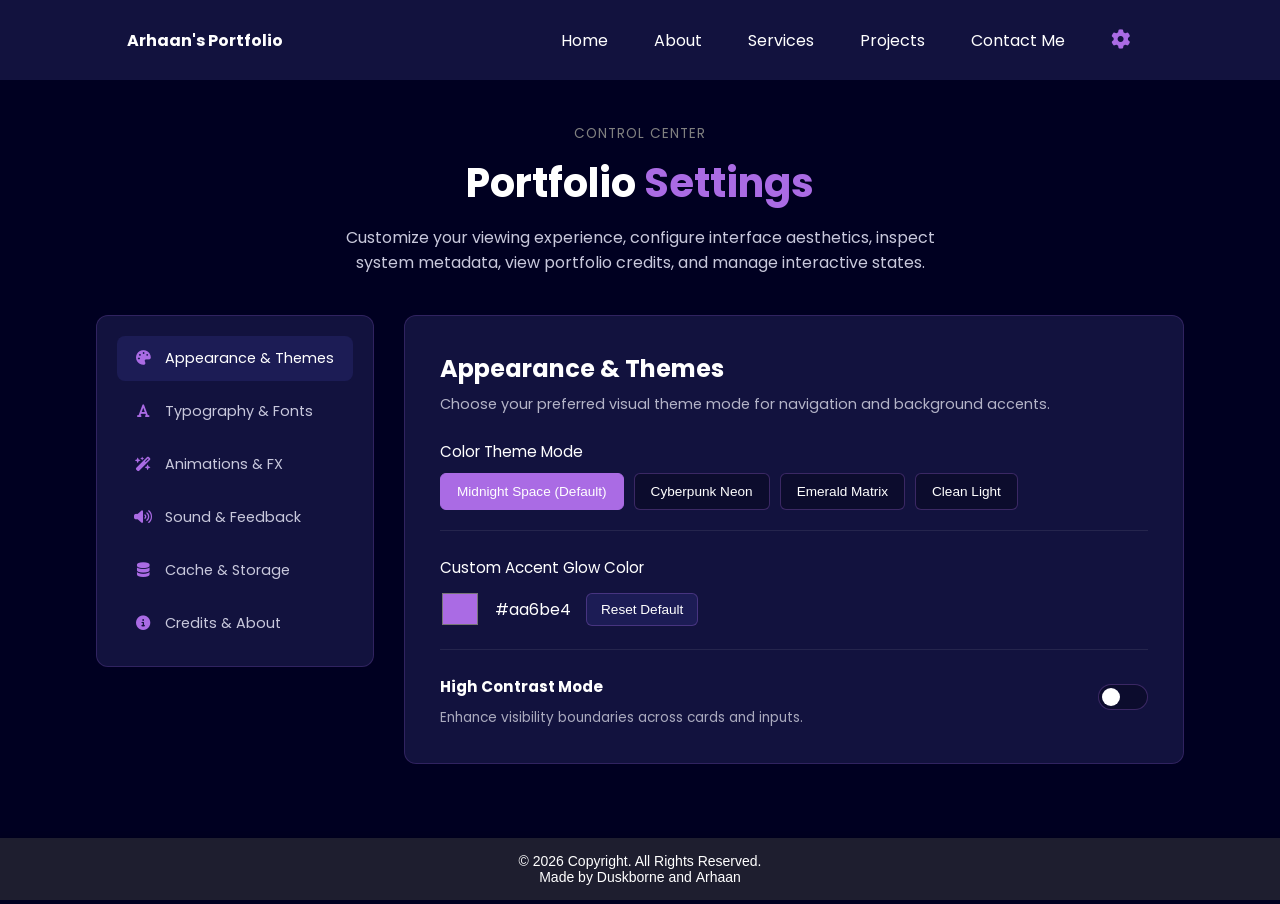
<file: html/settings.html>
<!DOCTYPE html>
<html lang="en">
  <head>
    <meta charset="UTF-8" />
    <meta http-equiv="X-UA-Compatible" content="IE=edge" />
    <meta name="viewport" content="width=device-width, initial-scale=1.0" />
    <title>Duskborne's Portfolio - Settings</title>

    <link
      rel="stylesheet"
      href="https://cdnjs.cloudflare.com/ajax/libs/font-awesome/6.4.0/css/all.min.css"
    />
    <link rel="stylesheet" href="../css/settings.css" />
  </head>
  <body>
    <header>
      <nav>
        <div class="left">
          <a href="./index.html" class="brand-link">Arhaan's Portfolio</a>
        </div>
        <div class="right">
          <ul>
            <li><a href="./index.html">Home</a></li>
            <li><a href="./about.html">About</a></li>
            <li><a href="./services.html">Services</a></li>
            <li><a href="./projects.html">Projects</a></li>
            <li><a href="./contact.html">Contact Me</a></li>
            <li>
              <a
                href="./settings.html"
                class="settings-link active-settings"
                title="Settings"
                ><i class="fa-solid fa-gear settings-gear"></i
              ></a>
            </li>
          </ul>
        </div>
      </nav>
    </header>

    <main class="settings-main">
      <section class="settings-hero">
        <span class="text-gray">Control Center</span>
        <h1>Portfolio <span class="purple">Settings</span></h1>
        <p>
          Customize your viewing experience, configure interface aesthetics,
          inspect system metadata, view portfolio credits, and manage
          interactive states.
        </p>
      </section>

      <div class="settings-container">
        <aside class="settings-sidebar">
          <ul>
            <li>
              <a
                href="#appearance"
                class="tab-link active"
                data-tab="appearance"
                ><i class="fa-solid fa-palette"></i> Appearance & Themes</a
              >
            </li>
            <li>
              <a href="#typography" class="tab-link" data-tab="typography"
                ><i class="fa-solid fa-font"></i> Typography & Fonts</a
              >
            </li>
            <li>
              <a href="#animations" class="tab-link" data-tab="animations"
                ><i class="fa-solid fa-wand-magic-sparkles"></i> Animations &
                FX</a
              >
            </li>
            <li>
              <a href="#sound" class="tab-link" data-tab="sound"
                ><i class="fa-solid fa-volume-high"></i> Sound & Feedback</a
              >
            </li>
            <li>
              <a href="#storage" class="tab-link" data-tab="storage"
                ><i class="fa-solid fa-database"></i> Cache & Storage</a
              >
            </li>
            <li>
              <a href="#credits" class="tab-link" data-tab="credits"
                ><i class="fa-solid fa-circle-info"></i> Credits & About</a
              >
            </li>
          </ul>
        </aside>

        <div class="settings-content">
          <div id="appearance" class="settings-panel active-panel">
            <h2>Appearance & Themes</h2>
            <p class="panel-desc">
              Choose your preferred visual theme mode for navigation and
              background accents.
            </p>

            <div class="option-group">
              <label>Color Theme Mode</label>
              <div class="theme-buttons">
                <button class="theme-btn active-theme" data-theme="midnight">
                  Midnight Space (Default)
                </button>
                <button class="theme-btn" data-theme="cyberpunk">
                  Cyberpunk Neon
                </button>
                <button class="theme-btn" data-theme="emerald">
                  Emerald Matrix
                </button>
                <button class="theme-btn" data-theme="light">
                  Clean Light
                </button>
              </div>
            </div>

            <div class="option-group">
              <label for="accentColorPicker">Custom Accent Glow Color</label>
              <div class="color-picker-wrapper">
                <input type="color" id="accentColorPicker" value="#aa6be4" />
                <span id="colorHexCode">#aa6be4</span>
                <button id="resetColorBtn" class="sub-btn">
                  Reset Default
                </button>
              </div>
            </div>

            <div class="option-group toggle-row">
              <div>
                <strong>High Contrast Mode</strong>
                <p>Enhance visibility boundaries across cards and inputs.</p>
              </div>
              <label class="switch">
                <input type="checkbox" id="highContrastToggle" />
                <span class="slider round"></span>
              </label>
            </div>
          </div>

          <div id="typography" class="settings-panel">
            <h2>Typography Settings</h2>
            <p class="panel-desc">
              Modify font families and scaling factors for all documents across
              the platform.
            </p>

            <div class="option-group">
              <label for="fontFamilySelect">Primary Interface Font</label>
              <select id="fontFamilySelect">
                <option value="'Poppins', sans-serif">Poppins (Default)</option>
                <option value="'Segoe UI', Tahoma, Geneva, Verdana, sans-serif">
                  Segoe UI
                </option>
                <option value="'Courier New', Courier, monospace">
                  Monospace Code
                </option>
                <option value="'Georgia', serif">Georgia Serif</option>
              </select>
            </div>

            <div class="option-group">
              <label for="fontSizeRange">Global Font Scale Modifier</label>
              <div class="range-wrapper">
                <input
                  type="range"
                  id="fontSizeRange"
                  min="85"
                  max="115"
                  value="100"
                />
                <span id="fontSizeVal">100%</span>
              </div>
            </div>
          </div>

          <div id="animations" class="settings-panel">
            <h2>Animations & Visual FX</h2>
            <p class="panel-desc">
              Manage interactive transition speeds, cursor effects, and layout
              motions.
            </p>

            <div class="option-group toggle-row">
              <div>
                <strong>Enable Card Hover Transitions</strong>
                <p>
                  Smooth vertical floating elevations when hovering project or
                  service cards.
                </p>
              </div>
              <label class="switch">
                <input type="checkbox" id="cardMotionToggle" checked />
                <span class="slider round"></span>
              </label>
            </div>

            <div class="option-group toggle-row">
              <div>
                <strong>Gear Spin Physics</strong>
                <p>
                  Maintain the 360-degree rotation transition on nav settings
                  icons.
                </p>
              </div>
              <label class="switch">
                <input type="checkbox" id="gearSpinToggle" checked />
                <span class="slider round"></span>
              </label>
            </div>
          </div>

          <div id="sound" class="settings-panel">
            <h2>Sound & Audio Feedback</h2>
            <p class="panel-desc">
              Configure auditory responses when clicking buttons or submitting
              forms.
            </p>

            <div class="option-group toggle-row">
              <div>
                <strong>UI Click Audio Effects</strong>
                <p>
                  Play synthetic sound clicks when triggering interactive
                  buttons.
                </p>
              </div>
              <label class="switch">
                <input type="checkbox" id="soundToggle" />
                <span class="slider round"></span>
              </label>
            </div>
          </div>

          <div id="storage" class="settings-panel">
            <h2>Cache & Local Storage</h2>
            <p class="panel-desc">
              Manage user session settings and local state persistence.
            </p>

            <div class="option-group storage-actions">
              <div>
                <strong>Clear Saved Preferences</strong>
                <p>
                  Wipe all custom stored theme settings and return to factory
                  defaults.
                </p>
              </div>
              <button id="clearStorageBtn" class="danger-btn">
                Clear Storage
              </button>
            </div>
          </div>

          <div id="credits" class="settings-panel">
            <h2>Portfolio Credits & Metadata</h2>
            <p class="panel-desc">
              System specification details and development authorship logs.
            </p>

            <div class="credits-box">
              <p>
                <strong>Primary Developer & Author:</strong> Arhaan Gour
                (Duskborne)
              </p>
              <p><strong>GitHub Repository:</strong> duskborne-01</p>
              <p>
                <strong>Framework Build:</strong> Vanilla HTML5, CSS3, & Modern
                ES6+ JavaScript
              </p>
              <p>
                <strong>Design Architecture:</strong> Modular Responsive Grid
                Layouts with Dynamic DOM Injection
              </p>
              <p>
                <strong>Copyright Notice:</strong> &copy; 2026 All Rights
                Reserved.
              </p>
            </div>
          </div>
        </div>
      </div>
    </main>

    <footer>
      <div class="footer">
        &copy; 2026 Copyright. All Rights Reserved. <br />
        Made by <span>Duskborne</span> and <span>Arhaan</span>
      </div>
    </footer>

    <script src="../js/settings.js"></script>
  </body>
</html>
</file>
<file: about.css>
* {
  margin: 0;
  padding: 0;
}

body {
  background-color: rgb(0, 0, 33);
  color: white;
  font-family: "Poppins", sans-serif;
}

nav {
  display: flex;
  justify-content: space-around;
  align-items: center;
  height: 80px;
  background-color: rgb(18, 18, 62);
}

nav ul {
  display: flex;
  justify-content: center;
}

nav ul li {
  list-style: none;
  margin: 0 23px;
}

nav ul li a {
  text-decoration: none;
  color: white;
}

nav ul li a:hover {
  color: rgb(153, 153, 226);
}

.brand-link {
    text-decoration: none;
    color: white;
    font-weight: bold;
    transition: color 0.2s ease;
}

.brand-link:hover {
    color: rgb(170, 107, 228);
}

.settings-link {
    display: flex;
    align-items: center;
    justify-content: center;
}

.settings-gear {
    font-size: 1.2rem;
    color: white;
    transition: transform 0.6s ease, color 0.2s ease;
}

.settings-link:hover .settings-gear {
    transform: rotate(-360deg);
    color: rgb(170, 107, 228);
}

.settings-gear {
    transform: rotate(0deg);
}

.about-main {
  max-width: 80vw;
  margin: 50px auto 120px auto;
}

.about-main section {
  margin-bottom: 80px;
}

.text-gray {
  color: gray;
  font-size: 0.9rem;
  text-transform: uppercase;
  letter-spacing: 1px;
}

.purple {
  color: rgb(170, 107, 228);
}

.hero h1 {
  font-size: 3rem;
  margin: 10px 0 20px 0;
}

.hero p,
.journey-box p,
.skill-card p,
.hobby-card p {
  color: rgb(200, 200, 220);
  font-size: 1rem;
  line-height: 1.6;
  margin-bottom: 15px;
}

.journey h2,
.skills h2 {
  font-size: 2rem;
  margin: 10px 0 30px 0;
}

.journey-box {
  background-color: rgb(18, 18, 62);
  padding: 25px;
  border-radius: 8px;
  margin-bottom: 20px;
  border-left: 4px solid rgb(170, 107, 228);
}

.skills-grid {
  display: flex;
  gap: 30px;
  margin-top: 20px;
}

.skill-card,
.hobby-card {
  flex: 1;
  background-color: rgb(18, 18, 62);
  padding: 30px;
  border-radius: 8px;
  box-shadow: 0 4px 6px rgba(0, 0, 0, 0.2);
}

.skill-card h3,
.hobby-card h3 {
  font-size: 1.3rem;
  color: rgb(170, 107, 228);
  margin-bottom: 15px;
}

.hero p:hover,
.journey-box:hover,
.skill-card:hover,
.hobby-card:hover {
  transform: translateY(-5px);
  transition:
    transform 0.3s ease,
    box-shadow 0.3s ease;
  box-shadow: 0 6px 15px rgba(170, 107, 228, 0.2);
}

.footer {
  background-color: #1e1e2f;
  color: #ffffff;
  font-family: "Segoe UI", Tahoma, Geneva, Verdana, sans-serif;
  font-size: 14px;
  text-align: center;
  padding: 15px 0;
  width: 100%;
  position: fixed;
  bottom: 0;
  left: 0;
  box-shadow: 0 -2px 5px rgba(0, 0, 0, 0.1);
}

.footer span {
  font-family: cursive, sans-serif;
}

@media screen and (max-width: 768px) {
  .about-main {
    max-width: 90vw;
  }

  .hero h1 {
    font-size: 2.2rem;
  }

  .skills-grid {
    flex-direction: column;
    gap: 20px;
  }

  nav {
    flex-direction: column;
    height: auto;
    padding: 15px 0;
  }

  nav ul {
    flex-direction: column;
    align-items: center;
    margin-top: 10px;
  }

  nav ul li {
    margin: 5px 0;
  }
}
</file>
<file: contact.css>
@import url("https://fonts.googleapis.com/css2?family=Poppins:wght@400;700&display=swap");

* {
  margin: 0;
  padding: 0;
}

body {
  background-color: rgb(0, 0, 33);
  color: white;
  font-family: "Poppins", sans-serif;
}

nav {
  display: flex;
  justify-content: space-around;
  align-items: center;
  height: 80px;
  background-color: rgb(18, 18, 62);
}

nav ul {
  display: flex;
  justify-content: center;
}

nav ul li {
  list-style: none;
  margin: 0 23px;
}

nav ul li a {
  text-decoration: none;
  color: white;
}

nav ul li a:hover {
  color: rgb(153, 153, 226);
}

.brand-link {
    text-decoration: none;
    color: white;
    font-weight: bold;
    transition: color 0.2s ease;
}

.brand-link:hover {
    color: rgb(170, 107, 228);
}

.settings-link {
    display: flex;
    align-items: center;
    justify-content: center;
}

.settings-gear {
    font-size: 1.2rem;
    color: white;
    transition: transform 0.6s ease, color 0.2s ease;
}

.settings-link:hover .settings-gear {
    transform: rotate(-360deg);
    color: rgb(170, 107, 228);
}

.settings-gear {
    transform: rotate(0deg);
}

.contact-main {
  max-width: 80vw;
  margin: 50px auto 140px auto;
}

.contact-hero {
  text-align: center;
  margin-bottom: 40px;
}

.contact-hero h1 {
  font-size: 2.8rem;
  margin: 10px 0 15px 0;
}

.contact-hero p {
  color: rgb(200, 200, 220);
  font-size: 1.1rem;
}

.text-gray {
  color: gray;
  font-size: 0.9rem;
  text-transform: uppercase;
  letter-spacing: 1px;
}

.purple {
  color: rgb(170, 107, 228);
}

.contact-container {
  display: flex;
  gap: 40px;
  justify-content: center;
  align-items: flex-start;
}

.contact-info,
.contact-form-box {
  background-color: rgb(18, 18, 62);
  border: 1px solid rgba(170, 107, 228, 0.2);
  border-radius: 12px;
  padding: 35px;
  flex: 1;
  box-shadow: 0 4px 10px rgba(0, 0, 0, 0.2);
}

.contact-info h3,
.contact-form-box h3 {
  font-size: 1.4rem;
  margin-bottom: 20px;
  color: white;
}

.contact-info p {
  color: rgb(210, 210, 230);
  margin-bottom: 12px;
  font-size: 0.95rem;
}

.social-heading {
  margin-top: 30px;
}

.social-links-list {
  display: flex;
  flex-direction: column;
  gap: 12px;
}

.social-links-list a {
  text-decoration: none;
  color: white;
  font-size: 0.95rem;
  display: flex;
  align-items: center;
  gap: 12px;
  transition:
    color 0.2s ease,
    transform 0.2s ease;
}

.social-links-list a i {
  font-size: 1.2rem;
  color: rgb(170, 107, 228);
  width: 20px;
  text-align: center;
}

.social-links-list a:hover {
  color: rgb(170, 107, 228);
  transform: translateX(5px);
}

.form-group {
  margin-bottom: 20px;
}

.form-group label {
  display: block;
  font-size: 0.85rem;
  color: rgb(200, 200, 220);
  margin-bottom: 8px;
}

.form-group input,
.form-group textarea {
  width: 100%;
  padding: 12px;
  background-color: rgb(12, 12, 45);
  border: 1px solid rgba(170, 107, 228, 0.3);
  border-radius: 6px;
  color: white;
  font-family: "Poppins", sans-serif;
  font-size: 0.9rem;
  outline: none;
  transition: border-color 0.2s ease;
}

.form-group input:focus,
.form-group textarea:focus {
  border-color: rgb(170, 107, 228);
}

.submit-btn {
  display: inline-block;
  background-color: rgb(170, 107, 228);
  color: white;
  border: none;
  width: 100%;
  padding: 12px;
  border-radius: 6px;
  font-weight: bold;
  font-size: 0.95rem;
  cursor: pointer;
  transition:
    background-color 0.2s ease,
    transform 0.2s ease;
}

.submit-btn:hover {
  background-color: rgb(150, 85, 210);
  transform: translateY(-2px);
}

.footer {
  background-color: #1e1e2f;
  color: #ffffff;
  font-family: "Segoe UI", Tahoma, Geneva, Verdana, sans-serif;
  font-size: 14px;
  text-align: center;
  padding: 15px 0;
  width: 100%;
  position: fixed;
  bottom: 0;
  left: 0;
  box-shadow: 0 -2px 5px rgba(0, 0, 0, 0.1);
}

.footer span {
  font-family: cursive, sans-serif;
}

@media screen and (max-width: 768px) {
  .contact-main {
    max-width: 90vw;
  }

  .contact-container {
    flex-direction: column;
  }

  nav {
    flex-direction: column;
    height: auto;
    padding: 15px 0;
  }

  nav ul {
    flex-direction: column;
    align-items: center;
    margin-top: 10px;
  }

  nav ul li {
    margin: 5px 0;
  }
}
</file>
<file: css/services.css>
@import url("https://fonts.googleapis.com/css2?family=Poppins:wght@400;700&display=swap");

* {
  margin: 0;
  padding: 0;
}

body {
  background-color: rgb(0, 0, 33);
  color: white;
  font-family: "Poppins", sans-serif;
}

nav {
  display: flex;
  justify-content: space-around;
  align-items: center;
  height: 80px;
  background-color: rgb(18, 18, 62);
}

nav ul {
  display: flex;
  justify-content: center;
}

nav ul li {
  list-style: none;
  margin: 0 23px;
}

nav ul li a {
  text-decoration: none;
  color: white;
}

nav ul li a:hover {
  color: rgb(153, 153, 226);
}

.brand-link {
    text-decoration: none;
    color: white;
    font-weight: bold;
    transition: color 0.2s ease;
}

.brand-link:hover {
    color: rgb(170, 107, 228);
}

.settings-link {
    display: flex;
    align-items: center;
    justify-content: center;
}

.settings-gear {
    font-size: 1.2rem;
    color: white;
    transition: transform 0.6s ease, color 0.2s ease;
}

.settings-link:hover .settings-gear {
    transform: rotate(-360deg);
    color: rgb(170, 107, 228);
}

.settings-gear {
    transform: rotate(0deg);
}

.services-main {
  max-width: 80vw;
  margin: 50px auto 140px auto;
}

.services-hero {
  text-align: center;
  margin-bottom: 50px;
}

.services-hero h1 {
  font-size: 2.8rem;
  margin: 10px 0 15px 0;
}

.services-hero p {
  color: rgb(200, 200, 220);
  font-size: 1.1rem;
}

.text-gray {
  color: gray;
  font-size: 0.9rem;
  text-transform: uppercase;
  letter-spacing: 1px;
}

.purple {
  color: rgb(170, 107, 228);
}

.pricing-grid {
  display: flex;
  justify-content: center;
  gap: 30px;
  flex-wrap: wrap;
  margin-bottom: 50px;
}

.price-card {
  background-color: rgb(18, 18, 62);
  border: 1px solid rgba(170, 107, 228, 0.2);
  border-radius: 12px;
  padding: 35px 25px;
  width: 300px;
  display: flex;
  flex-direction: column;
  justify-content: space-between;
  position: relative;
  transition:
    transform 0.3s ease,
    box-shadow 0.3s ease,
    border-color 0.3s ease;
}

.price-card:hover {
  transform: translateY(-8px);
  border-color: rgb(170, 107, 228);
  box-shadow: 0 10px 25px rgba(170, 107, 228, 0.25);
}

.price-card.popular {
  border: 2px solid rgb(170, 107, 228);
  background-color: rgb(24, 24, 75);
  transform: scale(1.03);
}

.price-card.popular:hover {
  transform: scale(1.03) translateY(-8px);
}

.popular-badge {
  position: absolute;
  top: -12px;
  left: 50%;
  transform: translateX(-50%);
  background-color: rgb(170, 107, 228);
  color: white;
  font-size: 0.75rem;
  text-transform: uppercase;
  padding: 4px 12px;
  border-radius: 20px;
  font-weight: bold;
}

.price-card h3 {
  font-size: 1.5rem;
  margin-bottom: 10px;
}

.price {
  font-size: 2.2rem;
  font-weight: bold;
  color: rgb(170, 107, 228);
  margin-bottom: 15px;
}

.plan-desc {
  color: rgb(180, 180, 200);
  font-size: 0.9rem;
  margin-bottom: 20px;
  line-height: 1.5;
}

.features-list {
  list-style: none;
  margin-bottom: 30px;
  text-align: left;
}

.features-list li {
  font-size: 0.85rem;
  color: rgb(210, 210, 230);
  margin-bottom: 12px;
  position: relative;
  padding-left: 20px;
}

.features-list li::before {
  content: "✓";
  position: absolute;
  left: 0;
  color: rgb(170, 107, 228);
  font-weight: bold;
}

.purchase-btn,
.quote-btn {
  display: inline-block;
  background-color: rgb(170, 107, 228);
  color: white;
  text-decoration: none;
  text-align: center;
  padding: 12px;
  border-radius: 6px;
  font-weight: bold;
  font-size: 0.95rem;
  transition: background-color 0.2s ease;
}

.purchase-btn:hover,
.quote-btn:hover {
  background-color: rgb(150, 85, 210);
}

.custom-quote-section {
  max-width: 700px;
  margin: 0 auto;
}

.quote-box {
  background-color: rgb(18, 18, 62);
  border: 1px dashed rgb(170, 107, 228);
  padding: 30px;
  border-radius: 10px;
  text-align: center;
}

.quote-box h3 {
  font-size: 1.5rem;
  margin-bottom: 10px;
}

.quote-box p {
  color: rgb(190, 190, 210);
  font-size: 0.95rem;
  margin-bottom: 20px;
}

.footer {
  background-color: #1e1e2f;
  color: #ffffff;
  font-family: "Segoe UI", Tahoma, Geneva, Verdana, sans-serif;
  font-size: 14px;
  text-align: center;
  padding: 15px 0;
  width: 100%;
  position: fixed;
  bottom: 0;
  left: 0;
  box-shadow: 0 -2px 5px rgba(0, 0, 0, 0.1);
}

.footer span {
  font-family: cursive, sans-serif;
}

@media screen and (max-width: 768px) {
  .services-main {
    max-width: 90vw;
  }

  .pricing-grid {
    flex-direction: column;
    align-items: center;
  }

  .price-card,
  .price-card.popular {
    width: 100%;
    max-width: 350px;
    transform: none;
  }

  .price-card.popular:hover {
    transform: translateY(-5px);
  }

  nav {
    flex-direction: column;
    height: auto;
    padding: 15px 0;
  }

  nav ul {
    flex-direction: column;
    align-items: center;
    margin-top: 10px;
  }

  nav ul li {
    margin: 5px 0;
  }
}
</file>
<file: settings.css>
@import url("https://fonts.googleapis.com/css2?family=Poppins:wght@400;700&display=swap");

* {
  margin: 0;
  padding: 0;
  box-sizing: border-box;
}

body {
  background-color: rgb(0, 0, 33);
  color: white;
  font-family: "Poppins", sans-serif;
  transition:
    background-color 0.3s ease,
    color 0.3s ease;
}

nav {
  display: flex;
  justify-content: space-around;
  align-items: center;
  height: 80px;
  background-color: rgb(18, 18, 62);
}

nav ul {
  display: flex;
  justify-content: center;
  align-items: center;
}

nav ul li {
  list-style: none;
  margin: 0 23px;
}

nav ul li a {
  text-decoration: none;
  color: white;
  transition: color 0.2s ease;
}

nav ul li a:hover {
  color: rgb(153, 153, 226);
}

.brand-link {
  text-decoration: none;
  color: white;
  font-weight: bold;
}

.brand-link:hover {
  color: rgb(170, 107, 228);
}

.settings-link {
  display: flex;
  align-items: center;
  justify-content: center;
}

.settings-gear {
  font-size: 1.2rem;
  color: white;
  transition:
    transform 0.6s ease,
    color 0.2s ease;
}

.settings-link:hover .settings-gear {
  transform: rotate(-360deg);
  color: rgb(170, 107, 228);
}

.active-settings .settings-gear {
  color: rgb(170, 107, 228);
  animation: subtle-pulse 2s infinite;
}

@keyframes subtle-pulse {
  0% {
    transform: scale(1);
  }
  50% {
    transform: scale(1.15);
  }
  100% {
    transform: scale(1);
  }
}

.settings-main {
  max-width: 85vw;
  margin: 40px auto 140px auto;
}

.settings-hero {
  text-align: center;
  margin-bottom: 40px;
}

.settings-hero h1 {
  font-size: 2.5rem;
  margin: 8px 0 12px 0;
}

.settings-hero p {
  color: rgb(200, 200, 220);
  font-size: 1rem;
  max-width: 650px;
  margin: 0 auto;
}

.text-gray {
  color: gray;
  font-size: 0.85rem;
  text-transform: uppercase;
  letter-spacing: 1px;
}

.purple {
  color: rgb(170, 107, 228);
}

.settings-container {
  display: flex;
  gap: 30px;
  align-items: flex-start;
}

.settings-sidebar {
  flex: 1;
  background-color: rgb(18, 18, 62);
  border: 1px solid rgba(170, 107, 228, 0.2);
  border-radius: 12px;
  padding: 20px;
}

.settings-sidebar ul {
  display: flex;
  flex-direction: column;
  gap: 8px;
}

.settings-sidebar li {
  list-style: none;
}

.tab-link {
  display: flex;
  align-items: center;
  gap: 12px;
  text-decoration: none;
  color: rgb(200, 200, 220);
  padding: 12px 16px;
  border-radius: 8px;
  font-size: 0.9rem;
  transition:
    background-color 0.2s ease,
    color 0.2s ease;
}

.tab-link i {
  width: 20px;
  text-align: center;
  color: rgb(170, 107, 228);
}

.tab-link:hover,
.tab-link.active {
  background-color: rgb(28, 28, 85);
  color: white;
}

.settings-content {
  flex: 3;
  background-color: rgb(18, 18, 62);
  border: 1px solid rgba(170, 107, 228, 0.2);
  border-radius: 12px;
  padding: 35px;
}

.settings-panel {
  display: none;
}

.settings-panel.active-panel {
  display: block;
}

.settings-panel h2 {
  font-size: 1.5rem;
  margin-bottom: 8px;
  color: white;
}

.panel-desc {
  color: rgb(180, 180, 200);
  font-size: 0.9rem;
  margin-bottom: 25px;
}

.option-group {
  margin-bottom: 25px;
  padding-bottom: 20px;
  border-bottom: 1px solid rgba(255, 255, 255, 0.08);
}

.option-group:last-child {
  border-bottom: none;
  margin-bottom: 0;
  padding-bottom: 0;
}

.option-group > label,
.option-group strong {
  display: block;
  font-size: 0.95rem;
  color: white;
  margin-bottom: 10px;
}

.option-group p {
  font-size: 0.85rem;
  color: rgb(170, 170, 190);
}

.theme-buttons {
  display: flex;
  flex-wrap: wrap;
  gap: 10px;
}

.theme-btn {
  background-color: rgb(12, 12, 45);
  border: 1px solid rgba(170, 107, 228, 0.3);
  color: white;
  padding: 10px 16px;
  border-radius: 6px;
  cursor: pointer;
  font-size: 0.85rem;
  transition:
    background-color 0.2s ease,
    border-color 0.2s ease;
}

.theme-btn.active-theme,
.theme-btn:hover {
  background-color: rgb(170, 107, 228);
  border-color: rgb(170, 107, 228);
}

.color-picker-wrapper {
  display: flex;
  align-items: center;
  gap: 15px;
}

.color-picker-wrapper input[type="color"] {
  width: 40px;
  height: 40px;
  border: none;
  border-radius: 6px;
  cursor: pointer;
  background: none;
}

.sub-btn,
.danger-btn {
  background-color: rgb(28, 28, 85);
  color: white;
  border: 1px solid rgba(170, 107, 228, 0.3);
  padding: 8px 14px;
  border-radius: 6px;
  cursor: pointer;
  font-size: 0.85rem;
  transition: background-color 0.2s ease;
}

.sub-btn:hover {
  background-color: rgb(170, 107, 228);
}

.danger-btn {
  background-color: rgba(220, 50, 50, 0.2);
  border-color: rgba(220, 50, 50, 0.5);
}

.danger-btn:hover {
  background-color: rgba(220, 50, 50, 0.8);
}

.toggle-row,
.storage-actions {
  display: flex;
  justify-content: space-between;
  align-items: center;
}

.switch {
  position: relative;
  display: inline-block;
  width: 50px;
  height: 26px;
}

.switch input {
  opacity: 0;
  width: 0;
  height: 0;
}

.slider {
  position: absolute;
  cursor: pointer;
  top: 0;
  left: 0;
  right: 0;
  bottom: 0;
  background-color: rgb(12, 12, 45);
  transition: 0.3s;
  border: 1px solid rgba(170, 107, 228, 0.3);
}

.slider:before {
  position: absolute;
  content: "";
  height: 18px;
  width: 18px;
  left: 3px;
  bottom: 3px;
  background-color: white;
  transition: 0.3s;
}

input:checked + .slider {
  background-color: rgb(170, 107, 228);
}

input:checked + .slider:before {
  transform: translateX(24px);
}

.slider.round {
  border-radius: 34px;
}

.slider.round:before {
  border-radius: 50%;
}

select {
  width: 100%;
  padding: 10px;
  background-color: rgb(12, 12, 45);
  border: 1px solid rgba(170, 107, 228, 0.3);
  color: white;
  border-radius: 6px;
  outline: none;
  font-family: "Poppins", sans-serif;
}

.range-wrapper {
  display: flex;
  align-items: center;
  gap: 15px;
}

.range-wrapper input[type="range"] {
  flex: 1;
  accent-color: rgb(170, 107, 228);
}

.credits-box {
  background-color: rgb(12, 12, 45);
  border: 1px solid rgba(170, 107, 228, 0.2);
  padding: 20px;
  border-radius: 8px;
  display: flex;
  flex-direction: column;
  gap: 10px;
}

.credits-box p {
  color: rgb(210, 210, 230);
  font-size: 0.9rem;
}

.footer {
  background-color: #1e1e2f;
  color: #ffffff;
  font-family: "Segoe UI", Tahoma, Geneva, Verdana, sans-serif;
  font-size: 14px;
  text-align: center;
  padding: 15px 0;
  width: 100%;
  position: fixed;
  bottom: 0;
  left: 0;
  box-shadow: 0 -2px 5px rgba(0, 0, 0, 0.1);
  z-index: 100;
}

.footer span {
  font-family: cursive, sans-serif;
}

@media screen and (max-width: 768px) {
  .settings-container {
    flex-direction: column;
  }
  .settings-main {
    max-width: 90vw;
  }
  nav {
    flex-direction: column;
    height: auto;
    padding: 15px 0;
  }
  nav ul {
    flex-direction: column;
    align-items: center;
    margin-top: 10px;
  }
  nav ul li {
    margin: 5px 0;
  }
}
</file>
<file: css/about.css>
* {
  margin: 0;
  padding: 0;
}

body {
  background-color: rgb(0, 0, 33);
  color: white;
  font-family: "Poppins", sans-serif;
}

nav {
  display: flex;
  justify-content: space-around;
  align-items: center;
  height: 80px;
  background-color: rgb(18, 18, 62);
}

nav ul {
  display: flex;
  justify-content: center;
}

nav ul li {
  list-style: none;
  margin: 0 23px;
}

nav ul li a {
  text-decoration: none;
  color: white;
}

nav ul li a:hover {
  color: rgb(153, 153, 226);
}

.brand-link {
    text-decoration: none;
    color: white;
    font-weight: bold;
    transition: color 0.2s ease;
}

.brand-link:hover {
    color: rgb(170, 107, 228);
}

.settings-link {
    display: flex;
    align-items: center;
    justify-content: center;
}

.settings-gear {
    font-size: 1.2rem;
    color: white;
    transition: transform 0.6s ease, color 0.2s ease;
}

.settings-link:hover .settings-gear {
    transform: rotate(-360deg);
    color: rgb(170, 107, 228);
}

.settings-gear {
    transform: rotate(0deg);
}

.about-main {
  max-width: 80vw;
  margin: 50px auto 120px auto;
}

.about-main section {
  margin-bottom: 80px;
}

.text-gray {
  color: gray;
  font-size: 0.9rem;
  text-transform: uppercase;
  letter-spacing: 1px;
}

.purple {
  color: rgb(170, 107, 228);
}

.hero h1 {
  font-size: 3rem;
  margin: 10px 0 20px 0;
}

.hero p,
.journey-box p,
.skill-card p,
.hobby-card p {
  color: rgb(200, 200, 220);
  font-size: 1rem;
  line-height: 1.6;
  margin-bottom: 15px;
}

.journey h2,
.skills h2 {
  font-size: 2rem;
  margin: 10px 0 30px 0;
}

.journey-box {
  background-color: rgb(18, 18, 62);
  padding: 25px;
  border-radius: 8px;
  margin-bottom: 20px;
  border-left: 4px solid rgb(170, 107, 228);
}

.skills-grid {
  display: flex;
  gap: 30px;
  margin-top: 20px;
}

.skill-card,
.hobby-card {
  flex: 1;
  background-color: rgb(18, 18, 62);
  padding: 30px;
  border-radius: 8px;
  box-shadow: 0 4px 6px rgba(0, 0, 0, 0.2);
}

.skill-card h3,
.hobby-card h3 {
  font-size: 1.3rem;
  color: rgb(170, 107, 228);
  margin-bottom: 15px;
}

.hero p:hover,
.journey-box:hover,
.skill-card:hover,
.hobby-card:hover {
  transform: translateY(-5px);
  transition:
    transform 0.3s ease,
    box-shadow 0.3s ease;
  box-shadow: 0 6px 15px rgba(170, 107, 228, 0.2);
}

.footer {
  background-color: #1e1e2f;
  color: #ffffff;
  font-family: "Segoe UI", Tahoma, Geneva, Verdana, sans-serif;
  font-size: 14px;
  text-align: center;
  padding: 15px 0;
  width: 100%;
  position: fixed;
  bottom: 0;
  left: 0;
  box-shadow: 0 -2px 5px rgba(0, 0, 0, 0.1);
}

.footer span {
  font-family: cursive, sans-serif;
}

@media screen and (max-width: 768px) {
  .about-main {
    max-width: 90vw;
  }

  .hero h1 {
    font-size: 2.2rem;
  }

  .skills-grid {
    flex-direction: column;
    gap: 20px;
  }

  nav {
    flex-direction: column;
    height: auto;
    padding: 15px 0;
  }

  nav ul {
    flex-direction: column;
    align-items: center;
    margin-top: 10px;
  }

  nav ul li {
    margin: 5px 0;
  }
}
</file>
<file: css/contact.css>
@import url("https://fonts.googleapis.com/css2?family=Poppins:wght@400;700&display=swap");

* {
  margin: 0;
  padding: 0;
}

body {
  background-color: rgb(0, 0, 33);
  color: white;
  font-family: "Poppins", sans-serif;
}

nav {
  display: flex;
  justify-content: space-around;
  align-items: center;
  height: 80px;
  background-color: rgb(18, 18, 62);
}

nav ul {
  display: flex;
  justify-content: center;
}

nav ul li {
  list-style: none;
  margin: 0 23px;
}

nav ul li a {
  text-decoration: none;
  color: white;
}

nav ul li a:hover {
  color: rgb(153, 153, 226);
}

.brand-link {
    text-decoration: none;
    color: white;
    font-weight: bold;
    transition: color 0.2s ease;
}

.brand-link:hover {
    color: rgb(170, 107, 228);
}

.settings-link {
    display: flex;
    align-items: center;
    justify-content: center;
}

.settings-gear {
    font-size: 1.2rem;
    color: white;
    transition: transform 0.6s ease, color 0.2s ease;
}

.settings-link:hover .settings-gear {
    transform: rotate(-360deg);
    color: rgb(170, 107, 228);
}

.settings-gear {
    transform: rotate(0deg);
}

.contact-main {
  max-width: 80vw;
  margin: 50px auto 140px auto;
}

.contact-hero {
  text-align: center;
  margin-bottom: 40px;
}

.contact-hero h1 {
  font-size: 2.8rem;
  margin: 10px 0 15px 0;
}

.contact-hero p {
  color: rgb(200, 200, 220);
  font-size: 1.1rem;
}

.text-gray {
  color: gray;
  font-size: 0.9rem;
  text-transform: uppercase;
  letter-spacing: 1px;
}

.purple {
  color: rgb(170, 107, 228);
}

.contact-container {
  display: flex;
  gap: 40px;
  justify-content: center;
  align-items: flex-start;
}

.contact-info,
.contact-form-box {
  background-color: rgb(18, 18, 62);
  border: 1px solid rgba(170, 107, 228, 0.2);
  border-radius: 12px;
  padding: 35px;
  flex: 1;
  box-shadow: 0 4px 10px rgba(0, 0, 0, 0.2);
}

.contact-info h3,
.contact-form-box h3 {
  font-size: 1.4rem;
  margin-bottom: 20px;
  color: white;
}

.contact-info p {
  color: rgb(210, 210, 230);
  margin-bottom: 12px;
  font-size: 0.95rem;
}

.social-heading {
  margin-top: 30px;
}

.social-links-list {
  display: flex;
  flex-direction: column;
  gap: 12px;
}

.social-links-list a {
  text-decoration: none;
  color: white;
  font-size: 0.95rem;
  display: flex;
  align-items: center;
  gap: 12px;
  transition:
    color 0.2s ease,
    transform 0.2s ease;
}

.social-links-list a i {
  font-size: 1.2rem;
  color: rgb(170, 107, 228);
  width: 20px;
  text-align: center;
}

.social-links-list a:hover {
  color: rgb(170, 107, 228);
  transform: translateX(5px);
}

.form-group {
  margin-bottom: 20px;
}

.form-group label {
  display: block;
  font-size: 0.85rem;
  color: rgb(200, 200, 220);
  margin-bottom: 8px;
}

.form-group input,
.form-group textarea {
  width: 100%;
  padding: 12px;
  background-color: rgb(12, 12, 45);
  border: 1px solid rgba(170, 107, 228, 0.3);
  border-radius: 6px;
  color: white;
  font-family: "Poppins", sans-serif;
  font-size: 0.9rem;
  outline: none;
  transition: border-color 0.2s ease;
}

.form-group input:focus,
.form-group textarea:focus {
  border-color: rgb(170, 107, 228);
}

.submit-btn {
  display: inline-block;
  background-color: rgb(170, 107, 228);
  color: white;
  border: none;
  width: 100%;
  padding: 12px;
  border-radius: 6px;
  font-weight: bold;
  font-size: 0.95rem;
  cursor: pointer;
  transition:
    background-color 0.2s ease,
    transform 0.2s ease;
}

.submit-btn:hover {
  background-color: rgb(150, 85, 210);
  transform: translateY(-2px);
}

.footer {
  background-color: #1e1e2f;
  color: #ffffff;
  font-family: "Segoe UI", Tahoma, Geneva, Verdana, sans-serif;
  font-size: 14px;
  text-align: center;
  padding: 15px 0;
  width: 100%;
  position: fixed;
  bottom: 0;
  left: 0;
  box-shadow: 0 -2px 5px rgba(0, 0, 0, 0.1);
}

.footer span {
  font-family: cursive, sans-serif;
}

@media screen and (max-width: 768px) {
  .contact-main {
    max-width: 90vw;
  }

  .contact-container {
    flex-direction: column;
  }

  nav {
    flex-direction: column;
    height: auto;
    padding: 15px 0;
  }

  nav ul {
    flex-direction: column;
    align-items: center;
    margin-top: 10px;
  }

  nav ul li {
    margin: 5px 0;
  }
}
</file>
<file: css/projects.css>
@import url("https://fonts.googleapis.com/css2?family=Poppins:wght@400;700&display=swap");

* {
  margin: 0;
  padding: 0;
}

body {
  background-color: rgb(0, 0, 33);
  color: white;
  font-family: "Poppins", sans-serif;
}

nav {
  display: flex;
  justify-content: space-around;
  align-items: center;
  height: 80px;
  background-color: rgb(18, 18, 62);
}

nav ul {
  display: flex;
  justify-content: center;
}

nav ul li {
  list-style: none;
  margin: 0 23px;
}

nav ul li a {
  text-decoration: none;
  color: white;
}

nav ul li a:hover {
  color: rgb(153, 153, 226);
}

.brand-link {
    text-decoration: none;
    color: white;
    font-weight: bold;
    transition: color 0.2s ease;
}

.brand-link:hover {
    color: rgb(170, 107, 228);
}

.settings-link {
    display: flex;
    align-items: center;
    justify-content: center;
}

.settings-gear {
    font-size: 1.2rem;
    color: white;
    transition: transform 0.6s ease, color 0.2s ease;
}

.settings-link:hover .settings-gear {
    transform: rotate(-360deg);
    color: rgb(170, 107, 228);
}

.settings-gear {
    transform: rotate(0deg);
}

.projects-main {
  max-width: 80vw;
  margin: 50px auto 140px auto;
}

.projects-hero {
  text-align: center;
  margin-bottom: 50px;
}

.projects-hero h1 {
  font-size: 2.8rem;
  margin: 10px 0 15px 0;
}

.projects-hero p {
  color: rgb(200, 200, 220);
  font-size: 1.1rem;
  max-width: 700px;
  margin: 0 auto;
}

.text-gray {
  color: gray;
  font-size: 0.9rem;
  text-transform: uppercase;
  letter-spacing: 1px;
}

.purple {
  color: rgb(170, 107, 228);
}

.projects-grid {
  display: grid;
  grid-template-columns: repeat(auto-fill, minmax(320px, 1fr));
  gap: 30px;
}

.project-card {
  background-color: rgb(18, 18, 62);
  border: 1px solid rgba(170, 107, 228, 0.2);
  border-radius: 12px;
  padding: 30px;
  display: flex;
  flex-direction: column;
  justify-content: space-between;
  transition:
    transform 0.3s ease,
    box-shadow 0.3s ease,
    border-color 0.3s ease;
}

.project-card:hover {
  transform: translateY(-8px);
  border-color: rgb(170, 107, 228);
  box-shadow: 0 10px 25px rgba(170, 107, 228, 0.25);
}

.project-content h3 {
  font-size: 1.4rem;
  margin-bottom: 12px;
  color: white;
}

.project-content p {
  color: rgb(190, 190, 210);
  font-size: 0.95rem;
  line-height: 1.5;
  margin-bottom: 20px;
}

.project-tags {
  display: flex;
  flex-wrap: wrap;
  gap: 8px;
  margin-bottom: 25px;
}

.project-tags span {
  background-color: rgb(24, 24, 75);
  color: rgb(170, 107, 228);
  font-size: 0.75rem;
  padding: 4px 10px;
  border-radius: 20px;
  border: 1px solid rgba(170, 107, 228, 0.3);
}

.project-footer {
  border-top: 1px solid rgba(255, 255, 255, 0.1);
  padding-top: 15px;
}

.project-btn {
  display: inline-flex;
  align-items: center;
  gap: 8px;
  background-color: rgb(170, 107, 228);
  color: white;
  text-decoration: none;
  padding: 10px 18px;
  border-radius: 6px;
  font-weight: bold;
  font-size: 0.9rem;
  transition:
    background-color 0.2s ease,
    transform 0.2s ease;
}

.project-btn:hover {
  background-color: rgb(150, 85, 210);
  transform: translateY(-2px);
}

.footer {
  background-color: #1e1e2f;
  color: #ffffff;
  font-family: "Segoe UI", Tahoma, Geneva, Verdana, sans-serif;
  font-size: 14px;
  text-align: center;
  padding: 15px 0;
  width: 100%;
  position: fixed;
  bottom: 0;
  left: 0;
  box-shadow: 0 -2px 5px rgba(0, 0, 0, 0.1);
}

.footer span {
  font-family: cursive, sans-serif;
}

@media screen and (max-width: 768px) {
  .projects-main {
    max-width: 90vw;
  }

  .projects-grid {
    grid-template-columns: 1fr;
  }

  nav {
    flex-direction: column;
    height: auto;
    padding: 15px 0;
  }

  nav ul {
    flex-direction: column;
    align-items: center;
    margin-top: 10px;
  }

  nav ul li {
    margin: 5px 0;
  }
}
</file>
<file: css/settings.css>
@import url("https://fonts.googleapis.com/css2?family=Poppins:wght@400;700&display=swap");

* {
  margin: 0;
  padding: 0;
  box-sizing: border-box;
}

body {
  background-color: rgb(0, 0, 33);
  color: white;
  font-family: "Poppins", sans-serif;
  transition:
    background-color 0.3s ease,
    color 0.3s ease;
}

nav {
  display: flex;
  justify-content: space-around;
  align-items: center;
  height: 80px;
  background-color: rgb(18, 18, 62);
}

nav ul {
  display: flex;
  justify-content: center;
  align-items: center;
}

nav ul li {
  list-style: none;
  margin: 0 23px;
}

nav ul li a {
  text-decoration: none;
  color: white;
  transition: color 0.2s ease;
}

nav ul li a:hover {
  color: rgb(153, 153, 226);
}

.brand-link {
  text-decoration: none;
  color: white;
  font-weight: bold;
}

.brand-link:hover {
  color: rgb(170, 107, 228);
}

.settings-link {
  display: flex;
  align-items: center;
  justify-content: center;
}

.settings-gear {
  font-size: 1.2rem;
  color: white;
  transition:
    transform 0.6s ease,
    color 0.2s ease;
}

.settings-link:hover .settings-gear {
  transform: rotate(-360deg);
  color: rgb(170, 107, 228);
}

.active-settings .settings-gear {
  color: rgb(170, 107, 228);
  animation: subtle-pulse 2s infinite;
}

@keyframes subtle-pulse {
  0% {
    transform: scale(1);
  }
  50% {
    transform: scale(1.15);
  }
  100% {
    transform: scale(1);
  }
}

.settings-main {
  max-width: 85vw;
  margin: 40px auto 140px auto;
}

.settings-hero {
  text-align: center;
  margin-bottom: 40px;
}

.settings-hero h1 {
  font-size: 2.5rem;
  margin: 8px 0 12px 0;
}

.settings-hero p {
  color: rgb(200, 200, 220);
  font-size: 1rem;
  max-width: 650px;
  margin: 0 auto;
}

.text-gray {
  color: gray;
  font-size: 0.85rem;
  text-transform: uppercase;
  letter-spacing: 1px;
}

.purple {
  color: rgb(170, 107, 228);
}

.settings-container {
  display: flex;
  gap: 30px;
  align-items: flex-start;
}

.settings-sidebar {
  flex: 1;
  background-color: rgb(18, 18, 62);
  border: 1px solid rgba(170, 107, 228, 0.2);
  border-radius: 12px;
  padding: 20px;
}

.settings-sidebar ul {
  display: flex;
  flex-direction: column;
  gap: 8px;
}

.settings-sidebar li {
  list-style: none;
}

.tab-link {
  display: flex;
  align-items: center;
  gap: 12px;
  text-decoration: none;
  color: rgb(200, 200, 220);
  padding: 12px 16px;
  border-radius: 8px;
  font-size: 0.9rem;
  transition:
    background-color 0.2s ease,
    color 0.2s ease;
}

.tab-link i {
  width: 20px;
  text-align: center;
  color: rgb(170, 107, 228);
}

.tab-link:hover,
.tab-link.active {
  background-color: rgb(28, 28, 85);
  color: white;
}

.settings-content {
  flex: 3;
  background-color: rgb(18, 18, 62);
  border: 1px solid rgba(170, 107, 228, 0.2);
  border-radius: 12px;
  padding: 35px;
}

.settings-panel {
  display: none;
}

.settings-panel.active-panel {
  display: block;
}

.settings-panel h2 {
  font-size: 1.5rem;
  margin-bottom: 8px;
  color: white;
}

.panel-desc {
  color: rgb(180, 180, 200);
  font-size: 0.9rem;
  margin-bottom: 25px;
}

.option-group {
  margin-bottom: 25px;
  padding-bottom: 20px;
  border-bottom: 1px solid rgba(255, 255, 255, 0.08);
}

.option-group:last-child {
  border-bottom: none;
  margin-bottom: 0;
  padding-bottom: 0;
}

.option-group > label,
.option-group strong {
  display: block;
  font-size: 0.95rem;
  color: white;
  margin-bottom: 10px;
}

.option-group p {
  font-size: 0.85rem;
  color: rgb(170, 170, 190);
}

.theme-buttons {
  display: flex;
  flex-wrap: wrap;
  gap: 10px;
}

.theme-btn {
  background-color: rgb(12, 12, 45);
  border: 1px solid rgba(170, 107, 228, 0.3);
  color: white;
  padding: 10px 16px;
  border-radius: 6px;
  cursor: pointer;
  font-size: 0.85rem;
  transition:
    background-color 0.2s ease,
    border-color 0.2s ease;
}

.theme-btn.active-theme,
.theme-btn:hover {
  background-color: rgb(170, 107, 228);
  border-color: rgb(170, 107, 228);
}

.color-picker-wrapper {
  display: flex;
  align-items: center;
  gap: 15px;
}

.color-picker-wrapper input[type="color"] {
  width: 40px;
  height: 40px;
  border: none;
  border-radius: 6px;
  cursor: pointer;
  background: none;
}

.sub-btn,
.danger-btn {
  background-color: rgb(28, 28, 85);
  color: white;
  border: 1px solid rgba(170, 107, 228, 0.3);
  padding: 8px 14px;
  border-radius: 6px;
  cursor: pointer;
  font-size: 0.85rem;
  transition: background-color 0.2s ease;
}

.sub-btn:hover {
  background-color: rgb(170, 107, 228);
}

.danger-btn {
  background-color: rgba(220, 50, 50, 0.2);
  border-color: rgba(220, 50, 50, 0.5);
}

.danger-btn:hover {
  background-color: rgba(220, 50, 50, 0.8);
}

.toggle-row,
.storage-actions {
  display: flex;
  justify-content: space-between;
  align-items: center;
}

.switch {
  position: relative;
  display: inline-block;
  width: 50px;
  height: 26px;
}

.switch input {
  opacity: 0;
  width: 0;
  height: 0;
}

.slider {
  position: absolute;
  cursor: pointer;
  top: 0;
  left: 0;
  right: 0;
  bottom: 0;
  background-color: rgb(12, 12, 45);
  transition: 0.3s;
  border: 1px solid rgba(170, 107, 228, 0.3);
}

.slider:before {
  position: absolute;
  content: "";
  height: 18px;
  width: 18px;
  left: 3px;
  bottom: 3px;
  background-color: white;
  transition: 0.3s;
}

input:checked + .slider {
  background-color: rgb(170, 107, 228);
}

input:checked + .slider:before {
  transform: translateX(24px);
}

.slider.round {
  border-radius: 34px;
}

.slider.round:before {
  border-radius: 50%;
}

select {
  width: 100%;
  padding: 10px;
  background-color: rgb(12, 12, 45);
  border: 1px solid rgba(170, 107, 228, 0.3);
  color: white;
  border-radius: 6px;
  outline: none;
  font-family: "Poppins", sans-serif;
}

.range-wrapper {
  display: flex;
  align-items: center;
  gap: 15px;
}

.range-wrapper input[type="range"] {
  flex: 1;
  accent-color: rgb(170, 107, 228);
}

.credits-box {
  background-color: rgb(12, 12, 45);
  border: 1px solid rgba(170, 107, 228, 0.2);
  padding: 20px;
  border-radius: 8px;
  display: flex;
  flex-direction: column;
  gap: 10px;
}

.credits-box p {
  color: rgb(210, 210, 230);
  font-size: 0.9rem;
}

.footer {
  background-color: #1e1e2f;
  color: #ffffff;
  font-family: "Segoe UI", Tahoma, Geneva, Verdana, sans-serif;
  font-size: 14px;
  text-align: center;
  padding: 15px 0;
  width: 100%;
  position: fixed;
  bottom: 0;
  left: 0;
  box-shadow: 0 -2px 5px rgba(0, 0, 0, 0.1);
  z-index: 100;
}

.footer span {
  font-family: cursive, sans-serif;
}

@media screen and (max-width: 768px) {
  .settings-container {
    flex-direction: column;
  }
  .settings-main {
    max-width: 90vw;
  }
  nav {
    flex-direction: column;
    height: auto;
    padding: 15px 0;
  }
  nav ul {
    flex-direction: column;
    align-items: center;
    margin-top: 10px;
  }
  nav ul li {
    margin: 5px 0;
  }
}
</file>
